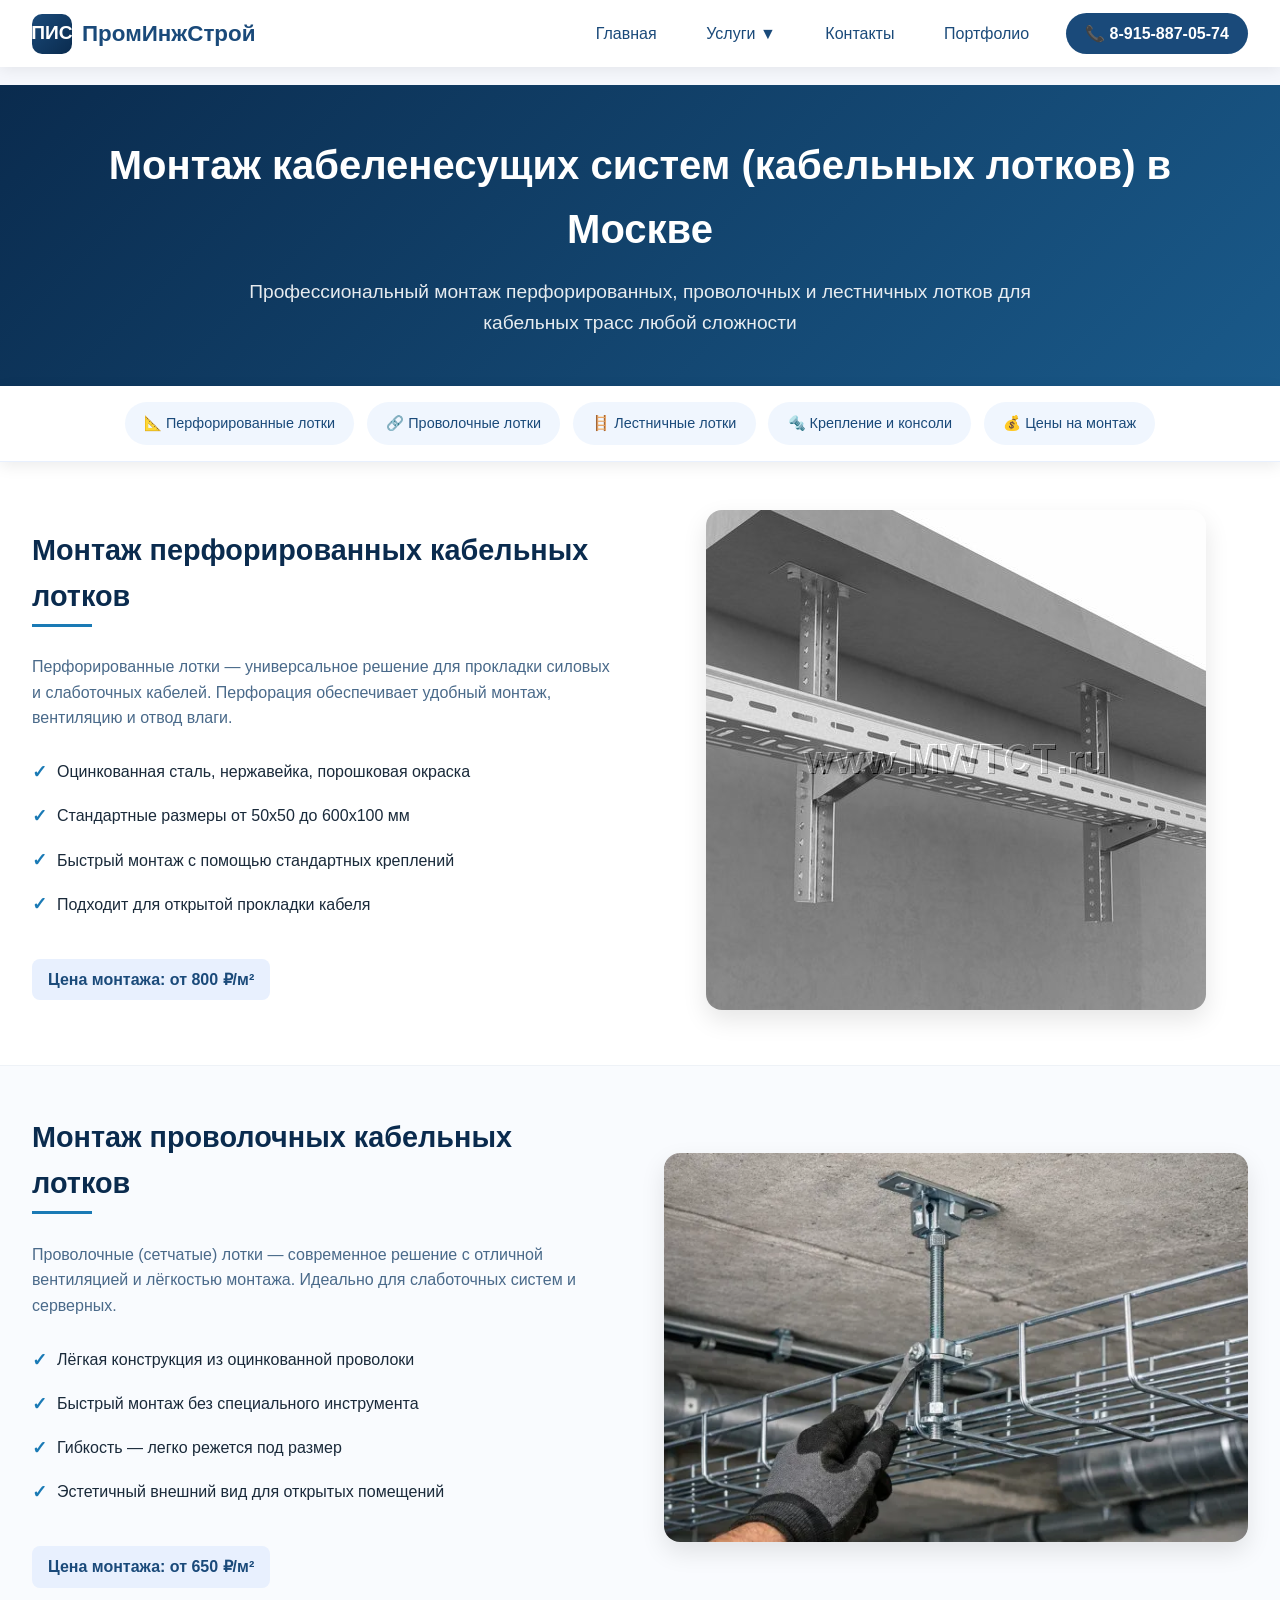
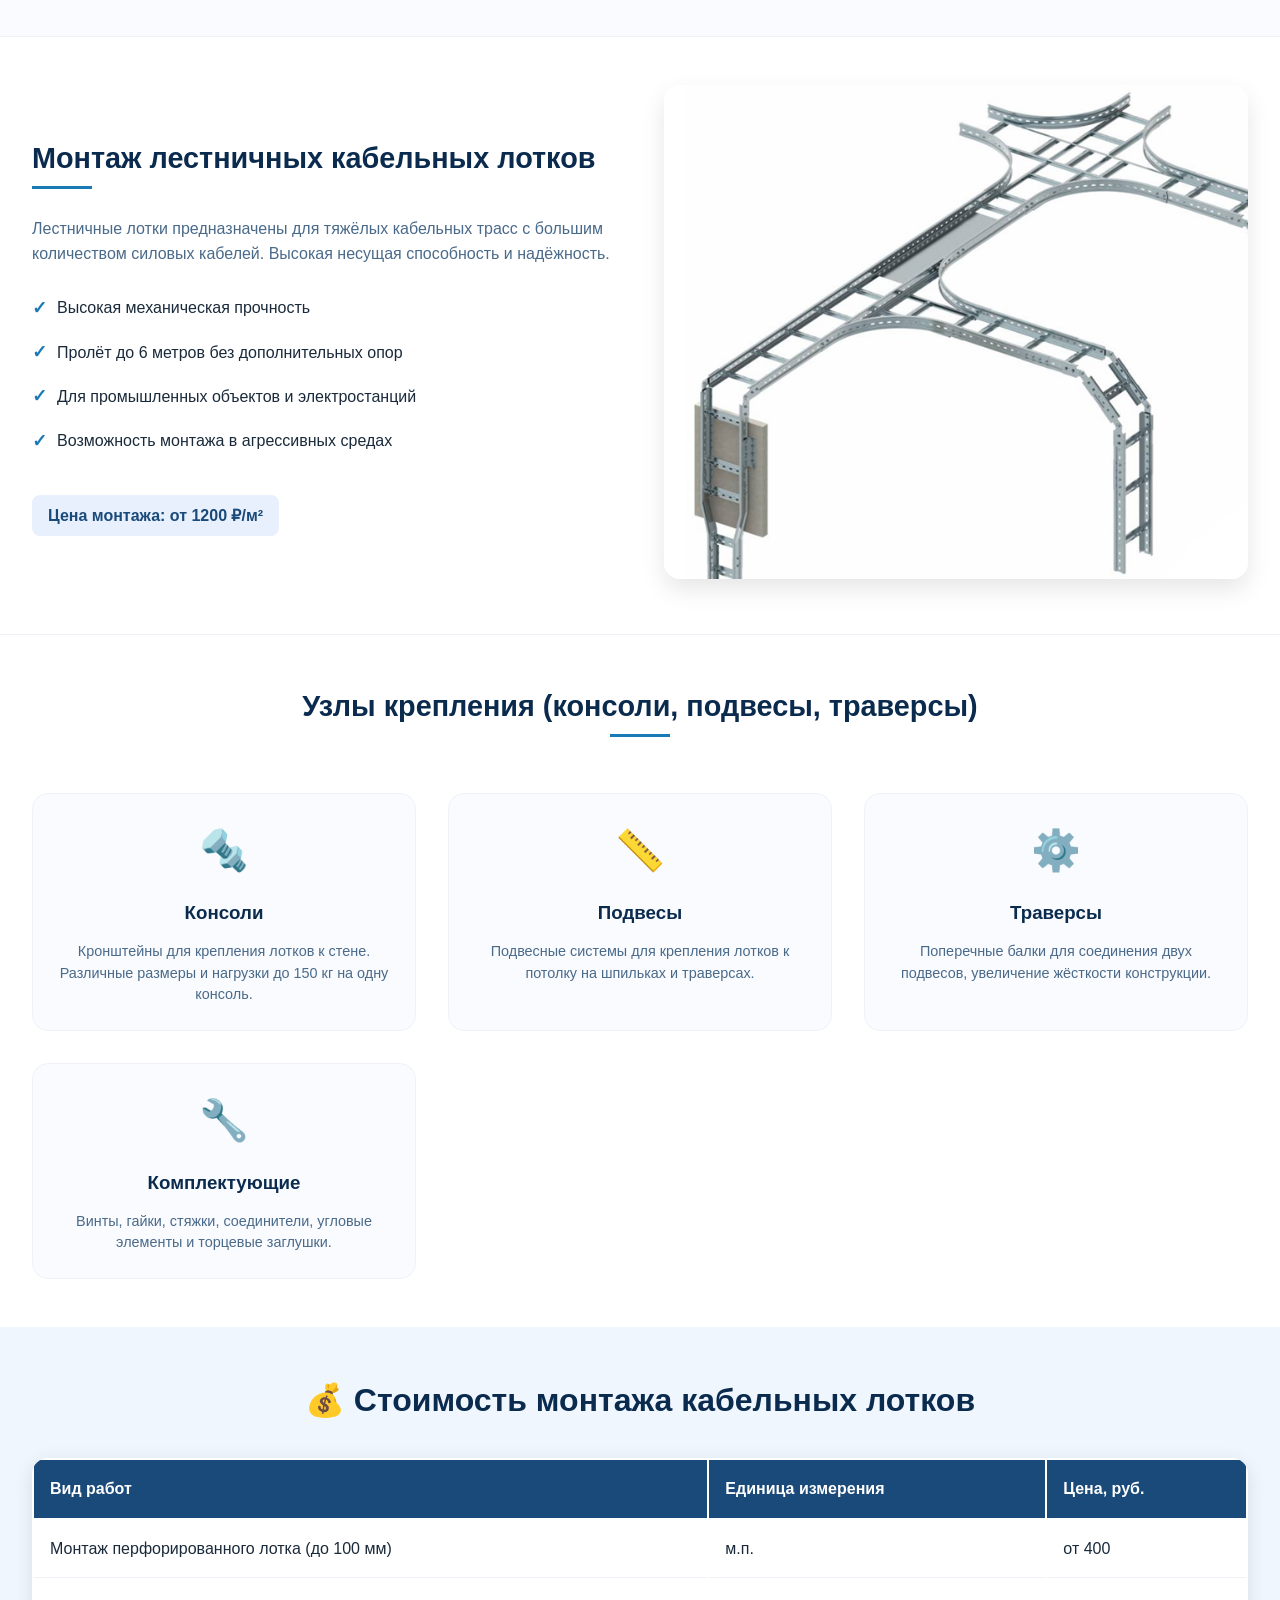
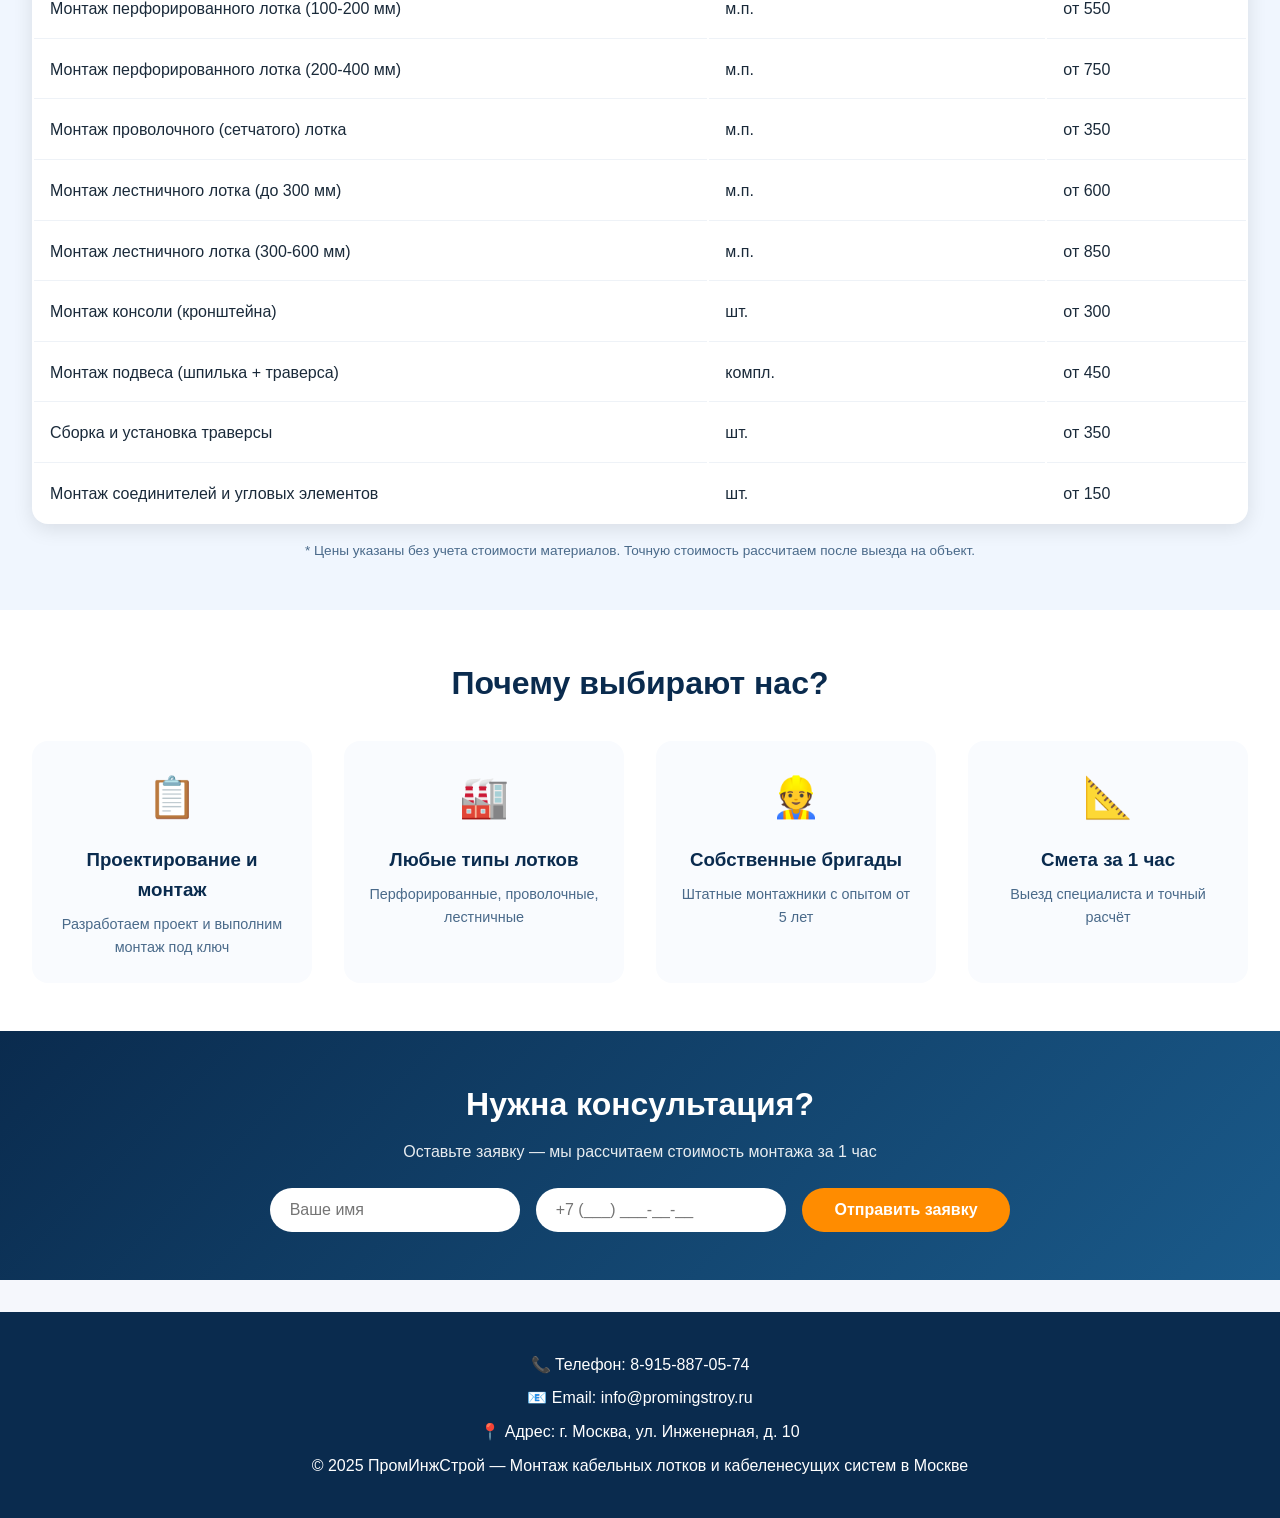
<file: pages/cable-systems.html>
<!DOCTYPE html>
<html lang="ru">
<head>
    <meta charset="UTF-8">
    <meta name="viewport" content="width=device-width, initial-scale=1.0">
    <title>Монтаж кабельных лотков в Москве | Перфорированные, проволочные, лестничные | ПромИнжСтрой</title>
    <link rel="stylesheet" href="../css/style.css">
    <style>
        /* Дополнительные стили для страницы кабеленесущих систем */
        
        /* Герой-блок */
        .cable-hero {
            background: linear-gradient(135deg, #0a2b4e 0%, #1a5a8a 100%);
            color: white;
            padding: 3rem 2rem;
            text-align: center;
        }

        .cable-hero h1 {
            font-size: 2.5rem;
            margin-bottom: 1rem;
            color: white;
        }

        .cable-hero p {
            font-size: 1.2rem;
            opacity: 0.9;
            max-width: 800px;
            margin: 0 auto;
        }

        /* Якорная навигация */
        .anchor-nav {
            background: white;
            padding: 1rem 2rem;
            position: sticky;
            top: 85px;
            z-index: 999;
            box-shadow: 0 4px 15px rgba(0,0,0,0.08);
            border-bottom: 1px solid #e8f0fe;
        }

        .anchor-nav-container {
            max-width: 1400px;
            margin: 0 auto;
            display: flex;
            justify-content: center;
            flex-wrap: wrap;
            gap: 0.8rem;
        }

        .anchor-link {
            background: #f0f6fe;
            color: #1a4a7a;
            padding: 0.6rem 1.2rem;
            border-radius: 40px;
            text-decoration: none;
            font-size: 0.9rem;
            font-weight: 500;
            transition: all 0.3s;
        }

        .anchor-link:hover {
            background: #1a7ab5;
            color: white;
            transform: translateY(-2px);
        }

        /* Секции типов лотков */
        .cable-section {
            padding: 3rem 2rem;
            background: white;
            border-bottom: 1px solid #eef2f7;
        }

        .cable-section:nth-child(even) {
            background: #f9fbfe;
        }

        .cable-container {
            max-width: 1400px;
            margin: 0 auto;
            display: flex;
            align-items: center;
            justify-content: space-between;
            gap: 3rem;
            flex-wrap: wrap;
        }

        .cable-text {
            flex: 1;
            min-width: 280px;
        }

        .cable-text h2 {
            color: #0a2b4e;
            font-size: 1.8rem;
            margin-bottom: 1rem;
            position: relative;
            display: inline-block;
        }

        .cable-text h2:after {
            content: '';
            position: absolute;
            bottom: -8px;
            left: 0;
            width: 60px;
            height: 3px;
            background: #1a7ab5;
        }

        .cable-text p {
            color: #4a6a8a;
            font-size: 1rem;
            line-height: 1.6;
            margin: 1.2rem 0;
        }

        .cable-features {
            list-style: none;
            padding: 0;
            margin: 1rem 0;
        }

        .cable-features li {
            padding: 0.5rem 0;
            color: #1a2a3a;
            display: flex;
            align-items: center;
            gap: 10px;
        }

        .cable-features li:before {
            content: "✓";
            color: #1a7ab5;
            font-weight: bold;
            font-size: 1.1rem;
        }

        .price-badge {
            display: inline-block;
            background: #e8f0fe;
            color: #1a4a7a;
            padding: 0.5rem 1rem;
            border-radius: 8px;
            font-weight: bold;
            margin-top: 1rem;
        }

        .cable-image {
            flex: 1;
            min-width: 280px;
            text-align: center;
        }

        .cable-image img {
            max-width: 100%;
            height: auto;
            border-radius: 16px;
            box-shadow: 0 10px 25px rgba(0,0,0,0.1);
            transition: transform 0.3s;
        }

        .cable-image img:hover {
            transform: scale(1.02);
        }

        /* Блок крепления (сетка 2 колонки) */
        .mounting-section {
            padding: 3rem 2rem;
            background: white;
        }

        .mounting-container {
            max-width: 1400px;
            margin: 0 auto;
        }

        .mounting-container h2 {
            color: #0a2b4e;
            font-size: 1.8rem;
            margin-bottom: 2rem;
            text-align: center;
            position: relative;
            display: inline-block;
            width: 100%;
        }

        .mounting-container h2:after {
            content: '';
            position: absolute;
            bottom: -8px;
            left: 50%;
            transform: translateX(-50%);
            width: 60px;
            height: 3px;
            background: #1a7ab5;
        }

        .mounting-grid {
            display: grid;
            grid-template-columns: repeat(auto-fit, minmax(300px, 1fr));
            gap: 2rem;
            margin-top: 2rem;
        }

        .mounting-card {
            background: #f9fbfe;
            border-radius: 16px;
            padding: 1.5rem;
            text-align: center;
            transition: all 0.3s;
            border: 1px solid #eef2f7;
        }

        .mounting-card:hover {
            transform: translateY(-5px);
            box-shadow: 0 10px 25px rgba(0,0,0,0.1);
        }

        .mounting-icon {
            font-size: 2.5rem;
            margin-bottom: 1rem;
        }

        .mounting-card h3 {
            color: #0a2b4e;
            margin-bottom: 0.8rem;
        }

        .mounting-card p {
            color: #4a6a8a;
            font-size: 0.9rem;
            line-height: 1.5;
        }

        /* Таблица цен */
        .price-table-section {
            background: #f0f6fe;
            padding: 3rem 2rem;
        }

        .price-table-container {
            max-width: 1400px;
            margin: 0 auto;
        }

        .price-table-container h2 {
            color: #0a2b4e;
            font-size: 2rem;
            text-align: center;
            margin-bottom: 2rem;
        }

        .price-table {
            width: 100%;
            background: white;
            border-radius: 16px;
            overflow: hidden;
            box-shadow: 0 5px 20px rgba(0,0,0,0.1);
        }

        .price-table th {
            background: #1a4a7a;
            color: white;
            padding: 1rem;
            text-align: left;
            font-weight: 600;
        }

        .price-table td {
            padding: 1rem;
            border-bottom: 1px solid #eef2f7;
            color: #1a2a3a;
        }

        .price-table tr:last-child td {
            border-bottom: none;
        }

        .price-table tr:hover {
            background: #f9fbfe;
        }

        .price-note {
            text-align: center;
            color: #4a6a8a;
            margin-top: 1rem;
            font-size: 0.85rem;
        }

        /* Преимущества */
        .advantages {
            padding: 3rem 2rem;
            background: white;
        }

        .advantages-container {
            max-width: 1400px;
            margin: 0 auto;
        }

        .advantages-container h2 {
            color: #0a2b4e;
            font-size: 2rem;
            text-align: center;
            margin-bottom: 2rem;
        }

        .advantages-grid {
            display: grid;
            grid-template-columns: repeat(auto-fit, minmax(250px, 1fr));
            gap: 2rem;
        }

        .advantage-card {
            text-align: center;
            padding: 1.5rem;
            background: #f9fbfe;
            border-radius: 16px;
            transition: all 0.3s;
        }

        .advantage-card:hover {
            transform: translateY(-5px);
            box-shadow: 0 10px 25px rgba(0,0,0,0.1);
        }

        .advantage-icon {
            font-size: 2.5rem;
            margin-bottom: 1rem;
        }

        .advantage-card h3 {
            color: #0a2b4e;
            margin-bottom: 0.5rem;
        }

        .advantage-card p {
            color: #4a6a8a;
            font-size: 0.9rem;
        }

        /* Форма заявки */
        .callback {
            background: linear-gradient(135deg, #0a2b4e 0%, #1a5a8a 100%);
            padding: 3rem 2rem;
            color: white;
        }

        .callback-container {
            max-width: 800px;
            margin: 0 auto;
            text-align: center;
        }

        .callback-container h2 {
            font-size: 2rem;
            margin-bottom: 0.5rem;
        }

        .callback-container p {
            margin-bottom: 1.5rem;
            opacity: 0.9;
        }

        .callback-form {
            display: flex;
            flex-wrap: wrap;
            gap: 1rem;
            justify-content: center;
        }

        .callback-form input {
            padding: 0.8rem 1.2rem;
            border: none;
            border-radius: 40px;
            font-size: 1rem;
            width: 250px;
            outline: none;
        }

        .callback-form button {
            background: #ff8c00;
            color: white;
            border: none;
            padding: 0.8rem 2rem;
            border-radius: 40px;
            font-size: 1rem;
            font-weight: bold;
            cursor: pointer;
            transition: background 0.3s;
        }

        .callback-form button:hover {
            background: #e07a00;
        }

        /* Адаптивность */
        @media (max-width: 768px) {
            .cable-hero h1 {
                font-size: 1.6rem;
            }
            
            .anchor-nav {
                top: 130px;
                overflow-x: auto;
                white-space: nowrap;
            }
            
            .anchor-link {
                white-space: nowrap;
            }
            
            .cable-container {
                flex-direction: column;
                text-align: center;
            }
            
            .cable-text h2:after {
                left: 50%;
                transform: translateX(-50%);
            }
            
            .cable-text h2 {
                display: block;
                text-align: center;
            }
            
            .cable-features li {
                justify-content: center;
            }
            
            .callback-form {
                flex-direction: column;
                align-items: center;
            }
            
            .callback-form input {
                width: 100%;
                max-width: 300px;
            }
            
            .price-table {
                font-size: 0.85rem;
            }
            
            .price-table th, .price-table td {
                padding: 0.5rem;
            }
        }
    </style>
</head>
<body>
    <!-- Фиксированная шапка -->
    <header class="header">
        <div class="nav-container">
            <a href="../index.html" class="logo">
                <div class="logo-icon">ПИС</div>
                <span>ПромИнжСтрой</span>
            </a>
            <div class="nav-links">
                <a href="../index.html" class="nav-btn">Главная</a>
                <div class="dropdown">
                    <button class="nav-btn">Услуги ▼</button>
                    <div class="dropdown-content">
                        <a href="ventilation.html">Монтаж систем вентиляции</a>
                        <a href="conditioning.html">Монтаж систем кондиционирования и холодоснабжения</a>
                        <a href="heating.html">Монтаж систем отопления и теплоснабжения</a>
                        <a href="water-supply.html">Монтаж водоснабжения, водоотведения и канализации</a>
                        <a href="fire-suppression.html">Монтаж систем пожаротушения</a>
                        <a href="pipelines.html">Монтаж и сварочные работы технологических трубопроводов</a>
                        <a href="cable-systems.html">Монтаж кабеленесущих систем</a>
                        <a href="installation-design.html">Монтажное проектирвоание</a>
                        <a href="production-section.html">Заготовительное производство</a>
                    </div>
                </div>
                <a href="../index.html#contacts" class="nav-btn">Контакты</a>
                <a href="../index.html#portfolio" class="nav-btn">Портфолио</a>
                <a href="tel:+79158870574" class="nav-btn phone-link">📞 8-915-887-05-74</a>
            </div>
        </div>
    </header>

    <main class="main-content">
        <!-- Герой-блок -->
        <div class="cable-hero">
            <h1>Монтаж кабеленесущих систем (кабельных лотков) в Москве</h1>
            <p>Профессиональный монтаж перфорированных, проволочных и лестничных лотков для кабельных трасс любой сложности</p>
        </div>

        <!-- Якорная навигация -->
        <div class="anchor-nav">
            <div class="anchor-nav-container">
                <a href="#perforirovannye" class="anchor-link">📐 Перфорированные лотки</a>
                <a href="#provolochnye" class="anchor-link">🔗 Проволочные лотки</a>
                <a href="#lestnichnye" class="anchor-link">🪜 Лестничные лотки</a>
                <a href="#kreplenie" class="anchor-link">🔩 Крепление и консоли</a>
                <a href="#ceny" class="anchor-link">💰 Цены на монтаж</a>
            </div>
        </div>

        <!-- Блок 1: Перфорированные лотки -->
        <div id="perforirovannye" class="cable-section">
            <div class="cable-container">
                <div class="cable-text">
                    <h2>Монтаж перфорированных кабельных лотков</h2>
                    <p>Перфорированные лотки — универсальное решение для прокладки силовых и слаботочных кабелей. Перфорация обеспечивает удобный монтаж, вентиляцию и отвод влаги.</p>
                    <ul class="cable-features">
                        <li>Оцинкованная сталь, нержавейка, порошковая окраска</li>
                        <li>Стандартные размеры от 50х50 до 600х100 мм</li>
                        <li>Быстрый монтаж с помощью стандартных креплений</li>
                        <li>Подходит для открытой прокладки кабеля</li>
                    </ul>
                    <div class="price-badge">Цена монтажа: от 800 ₽/м²</div>
                </div>
                <div class="cable-image">
                    <img src="../images/lotok_01.jpg" alt="Монтаж перфорированных кабельных лотков">
                </div>
            </div>
        </div>

        <!-- Блок 2: Проволочные лотки -->
        <div id="provolochnye" class="cable-section">
            <div class="cable-container">
                <div class="cable-text">
                    <h2>Монтаж проволочных кабельных лотков</h2>
                    <p>Проволочные (сетчатые) лотки — современное решение с отличной вентиляцией и лёгкостью монтажа. Идеально для слаботочных систем и серверных.</p>
                    <ul class="cable-features">
                        <li>Лёгкая конструкция из оцинкованной проволоки</li>
                        <li>Быстрый монтаж без специального инструмента</li>
                        <li>Гибкость — легко режется под размер</li>
                        <li>Эстетичный внешний вид для открытых помещений</li>
                    </ul>
                    <div class="price-badge">Цена монтажа: от 650 ₽/м²</div>
                </div>
                <div class="cable-image">
                    <img src="../images/lotok_02.webp" alt="Монтаж проволочных кабельных лотков">
                </div>
            </div>
        </div>

        <!-- Блок 3: Лестничные лотки -->
        <div id="lestnichnye" class="cable-section">
            <div class="cable-container">
                <div class="cable-text">
                    <h2>Монтаж лестничных кабельных лотков</h2>
                    <p>Лестничные лотки предназначены для тяжёлых кабельных трасс с большим количеством силовых кабелей. Высокая несущая способность и надёжность.</p>
                    <ul class="cable-features">
                        <li>Высокая механическая прочность</li>
                        <li>Пролёт до 6 метров без дополнительных опор</li>
                        <li>Для промышленных объектов и электростанций</li>
                        <li>Возможность монтажа в агрессивных средах</li>
                    </ul>
                    <div class="price-badge">Цена монтажа: от 1200 ₽/м²</div>
                </div>
                <div class="cable-image">
                    <img src="../images/lotok_03.jpg" alt="Монтаж лестничных кабельных лотков">
                </div>
            </div>
        </div>

        <!-- Блок 4: Крепление и консоли -->
        <div id="kreplenie" class="mounting-section">
            <div class="mounting-container">
                <h2>Узлы крепления (консоли, подвесы, траверсы)</h2>
                <div class="mounting-grid">
                    <div class="mounting-card">
                        <div class="mounting-icon">🔩</div>
                        <h3>Консоли</h3>
                        <p>Кронштейны для крепления лотков к стене. Различные размеры и нагрузки до 150 кг на одну консоль.</p>
                    </div>
                    <div class="mounting-card">
                        <div class="mounting-icon">📏</div>
                        <h3>Подвесы</h3>
                        <p>Подвесные системы для крепления лотков к потолку на шпильках и траверсах.</p>
                    </div>
                    <div class="mounting-card">
                        <div class="mounting-icon">⚙️</div>
                        <h3>Траверсы</h3>
                        <p>Поперечные балки для соединения двух подвесов, увеличение жёсткости конструкции.</p>
                    </div>
                    <div class="mounting-card">
                        <div class="mounting-icon">🔧</div>
                        <h3>Комплектующие</h3>
                        <p>Винты, гайки, стяжки, соединители, угловые элементы и торцевые заглушки.</p>
                    </div>
                </div>
            </div>
        </div>

        <!-- Блок 5: Таблица цен -->
        <div id="ceny" class="price-table-section">
            <div class="price-table-container">
                <h2>💰 Стоимость монтажа кабельных лотков</h2>
                <table class="price-table">
                    <thead>
                        <tr><th>Вид работ</th><th>Единица измерения</th><th>Цена, руб.</th></tr>
                    </thead>
                    <tbody>
                        <tr><td>Монтаж перфорированного лотка (до 100 мм)</td><td>м.п.</td><td>от 400</td></tr>
                        <tr><td>Монтаж перфорированного лотка (100-200 мм)</td><td>м.п.</td><td>от 550</td></tr>
                        <tr><td>Монтаж перфорированного лотка (200-400 мм)</td><td>м.п.</td><td>от 750</td></tr>
                        <tr><td>Монтаж проволочного (сетчатого) лотка</td><td>м.п.</td><td>от 350</td></tr>
                        <tr><td>Монтаж лестничного лотка (до 300 мм)</td><td>м.п.</td><td>от 600</td></tr>
                        <tr><td>Монтаж лестничного лотка (300-600 мм)</td><td>м.п.</td><td>от 850</td></tr>
                        <tr><td>Монтаж консоли (кронштейна)</td><td>шт.</td><td>от 300</td></tr>
                        <tr><td>Монтаж подвеса (шпилька + траверса)</td><td>компл.</td><td>от 450</td></tr>
                        <tr><td>Сборка и установка траверсы</td><td>шт.</td><td>от 350</td></tr>
                        <tr><td>Монтаж соединителей и угловых элементов</td><td>шт.</td><td>от 150</td></tr>
                    </tbody>
                </table>
                <div class="price-note">* Цены указаны без учета стоимости материалов. Точную стоимость рассчитаем после выезда на объект.</div>
            </div>
        </div>

        <!-- Преимущества -->
        <div class="advantages">
            <div class="advantages-container">
                <h2>Почему выбирают нас?</h2>
                <div class="advantages-grid">
                    <div class="advantage-card">
                        <div class="advantage-icon">📋</div>
                        <h3>Проектирование и монтаж</h3>
                        <p>Разработаем проект и выполним монтаж под ключ</p>
                    </div>
                    <div class="advantage-card">
                        <div class="advantage-icon">🏭</div>
                        <h3>Любые типы лотков</h3>
                        <p>Перфорированные, проволочные, лестничные</p>
                    </div>
                    <div class="advantage-card">
                        <div class="advantage-icon">👷</div>
                        <h3>Собственные бригады</h3>
                        <p>Штатные монтажники с опытом от 5 лет</p>
                    </div>
                    <div class="advantage-card">
                        <div class="advantage-icon">📐</div>
                        <h3>Смета за 1 час</h3>
                        <p>Выезд специалиста и точный расчёт</p>
                    </div>
                </div>
            </div>
        </div>

        <!-- Форма заявки -->
        <div class="callback">
            <div class="callback-container">
                <h2>Нужна консультация?</h2>
                <p>Оставьте заявку — мы рассчитаем стоимость монтажа за 1 час</p>
                <form class="callback-form">
                    <input type="text" placeholder="Ваше имя" required>
                    <input type="tel" placeholder="+7 (___) ___-__-__" required>
                    <button type="submit">Отправить заявку</button>
                </form>
            </div>
        </div>
    </main>

    <footer class="footer" id="contacts">
        <p>📞 Телефон: <a href="tel:+79158870574" style="color: white; text-decoration: none;">8-915-887-05-74</a></p>
        <p>📧 Email: info@promingstroy.ru</p>
        <p>📍 Адрес: г. Москва, ул. Инженерная, д. 10</p>
        <p>© 2025 ПромИнжСтрой — Монтаж кабельных лотков и кабеленесущих систем в Москве</p>
    </footer>

    <script src="../js/script.js"></script>
</body>
</html>
</file>
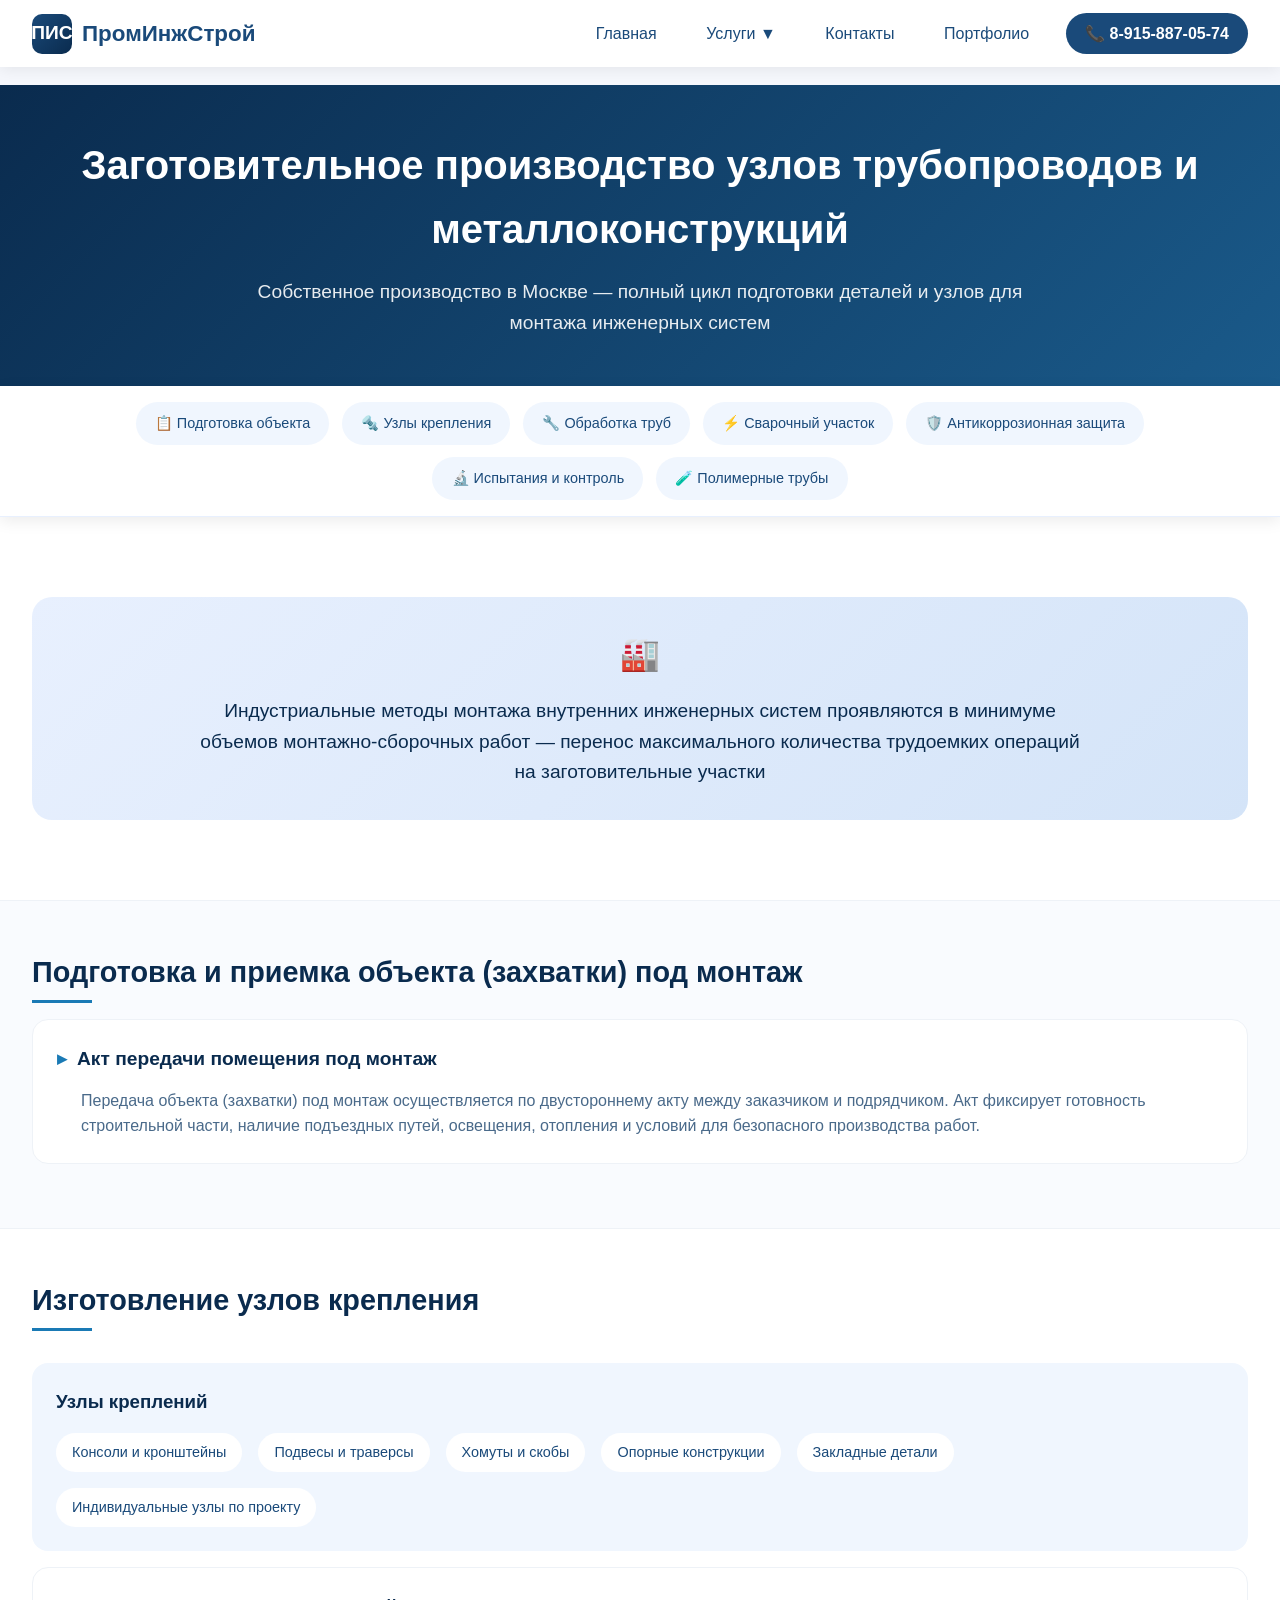
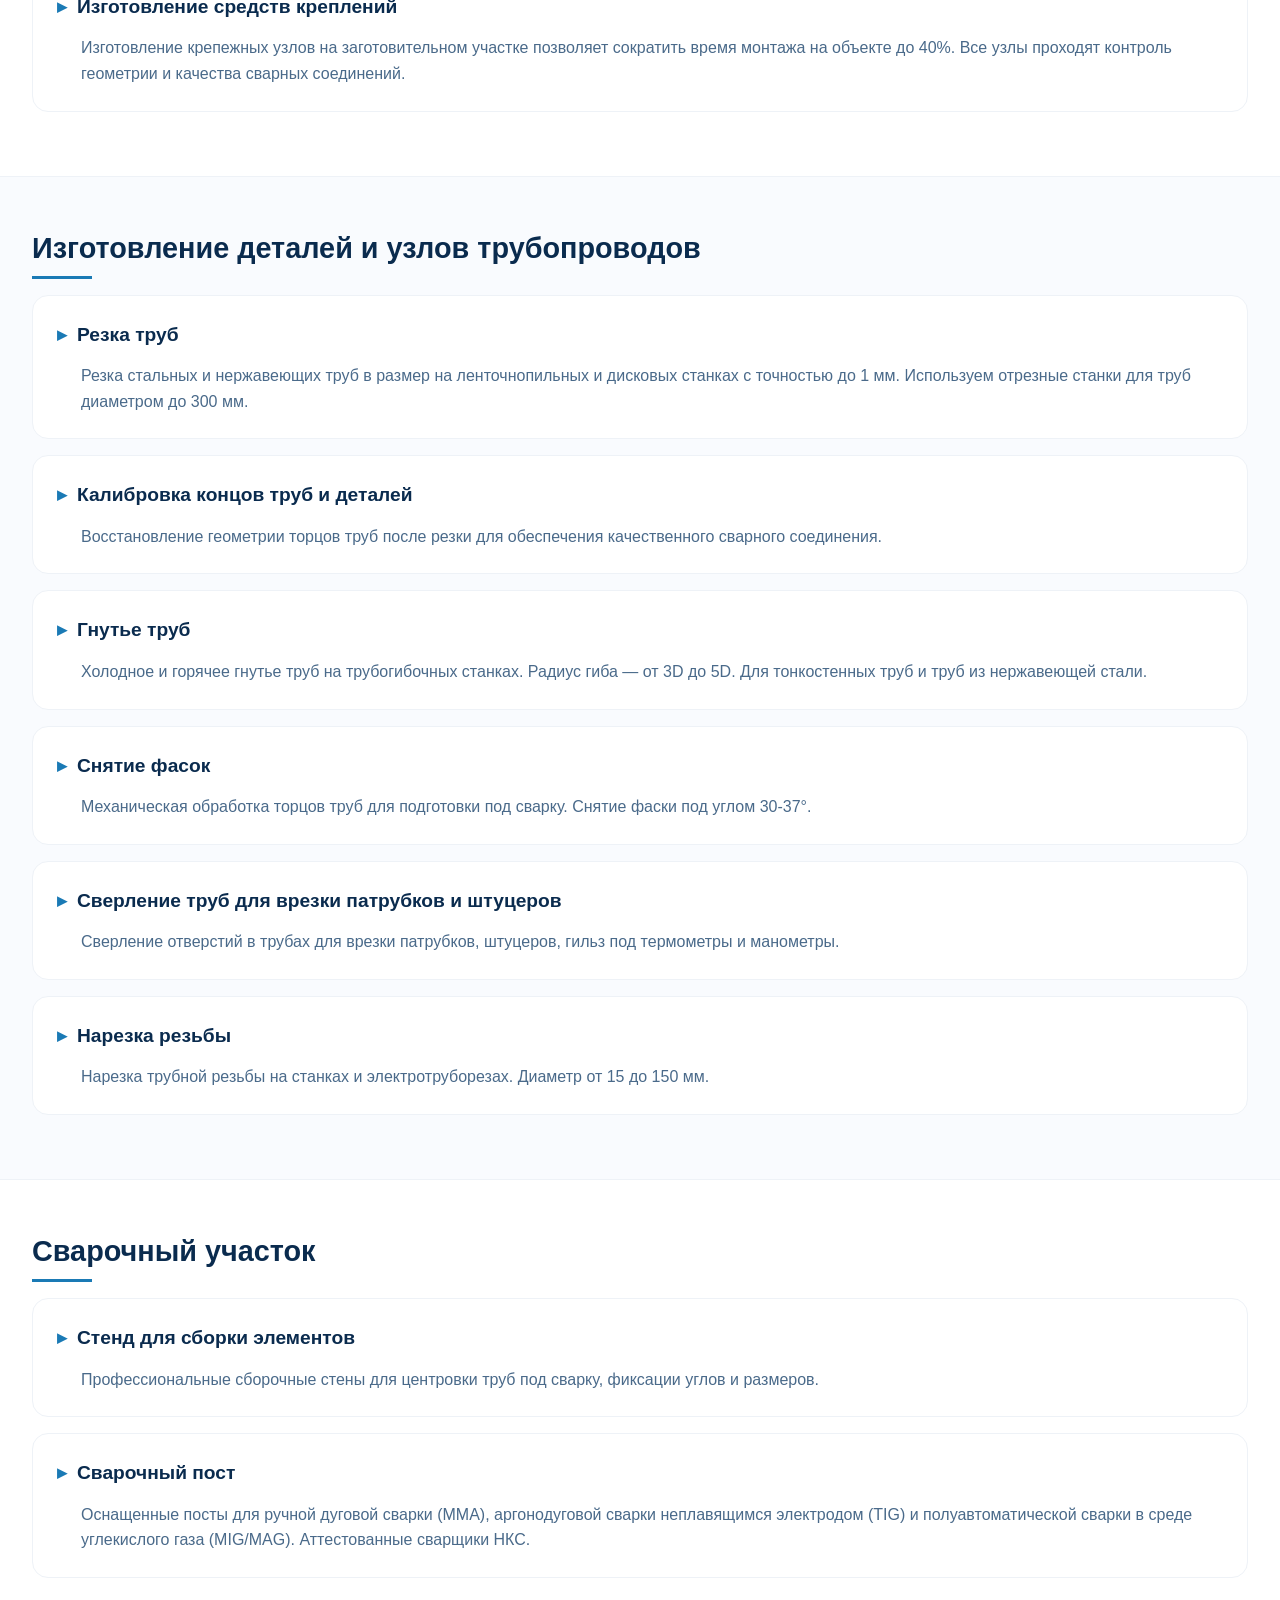
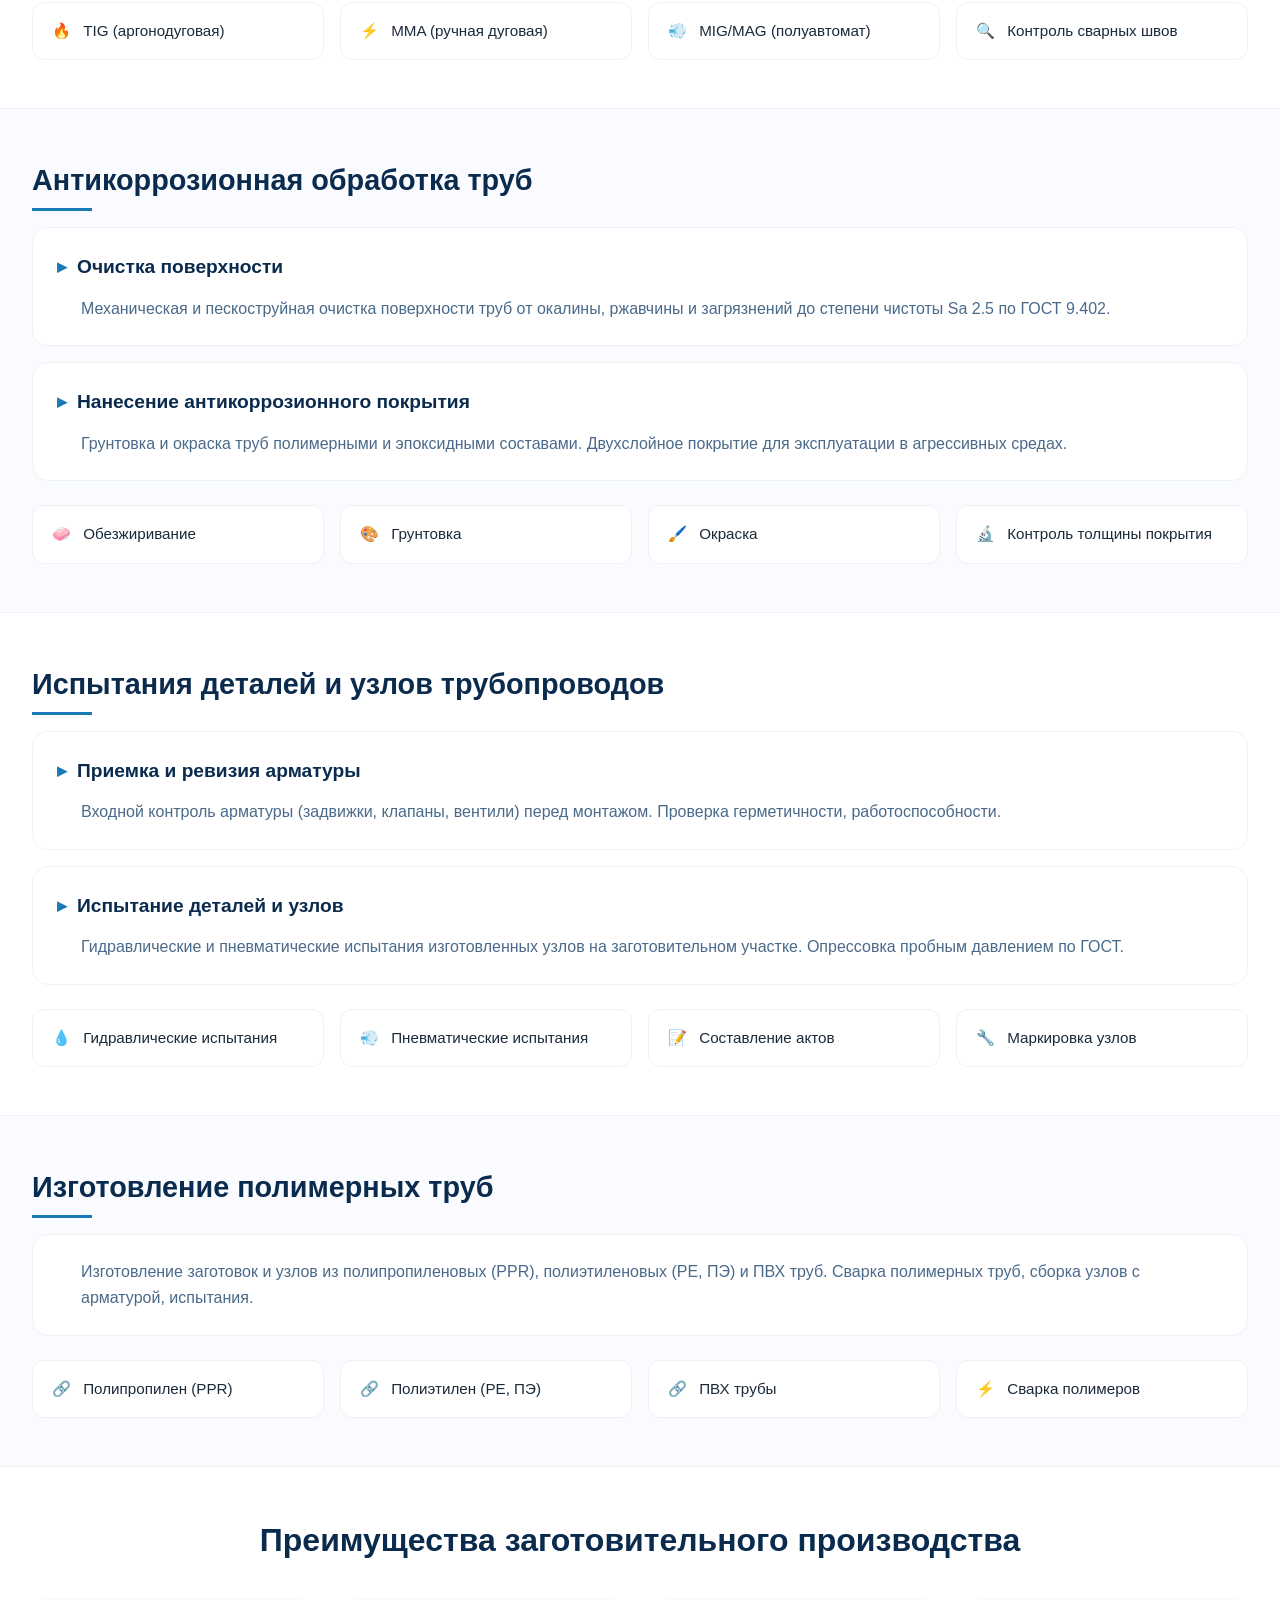
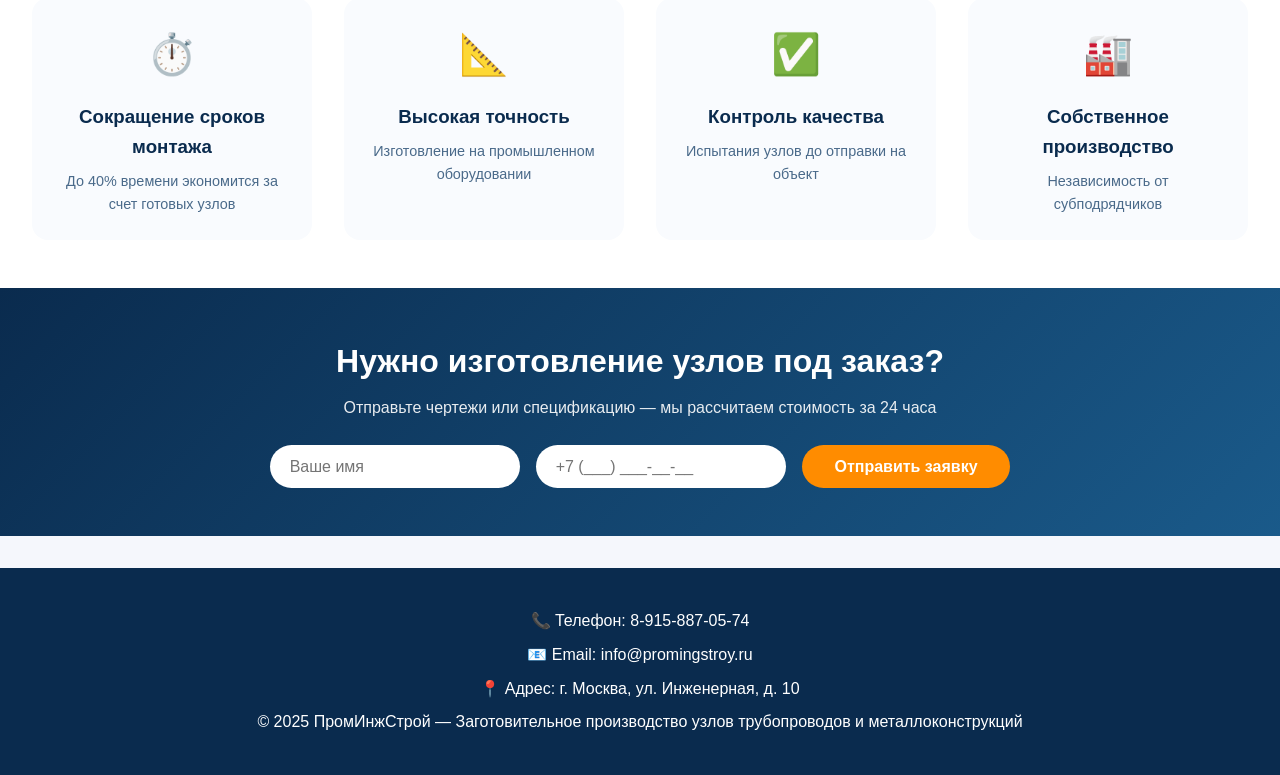
<file: pages/production-section.html>
<!DOCTYPE html>
<html lang="ru">
<head>
    <meta charset="UTF-8">
    <meta name="viewport" content="width=device-width, initial-scale=1.0">
    <title>Заготовительное производство трубопроводов в Москве | Изготовление узлов под заказ | ПромИнжСтрой</title>
    <link rel="stylesheet" href="../css/style.css">
    <style>
        /* Дополнительные стили для страницы заготовительного производства */
        
        /* Герой-блок */
        .production-hero {
            background: linear-gradient(135deg, #0a2b4e 0%, #1a5a8a 100%);
            color: white;
            padding: 3rem 2rem;
            text-align: center;
        }

        .production-hero h1 {
            font-size: 2.5rem;
            margin-bottom: 1rem;
            color: white;
        }

        .production-hero p {
            font-size: 1.2rem;
            opacity: 0.9;
            max-width: 800px;
            margin: 0 auto;
        }

        /* Якорная навигация */
        .anchor-nav {
            background: white;
            padding: 1rem 2rem;
            position: sticky;
            top: 85px;
            z-index: 999;
            box-shadow: 0 4px 15px rgba(0,0,0,0.08);
            border-bottom: 1px solid #e8f0fe;
        }

        .anchor-nav-container {
            max-width: 1400px;
            margin: 0 auto;
            display: flex;
            justify-content: center;
            flex-wrap: wrap;
            gap: 0.8rem;
        }

        .anchor-link {
            background: #f0f6fe;
            color: #1a4a7a;
            padding: 0.6rem 1.2rem;
            border-radius: 40px;
            text-decoration: none;
            font-size: 0.9rem;
            font-weight: 500;
            transition: all 0.3s;
        }

        .anchor-link:hover {
            background: #1a7ab5;
            color: white;
            transform: translateY(-2px);
        }

        /* Индустриальный блок (цитата) */
        .industrial-block {
            background: linear-gradient(135deg, #e8f0fe 0%, #d4e4f8 100%);
            padding: 2rem;
            margin: 2rem 0;
            border-radius: 20px;
            text-align: center;
        }

        .industrial-block p {
            font-size: 1.2rem;
            color: #0a2b4e;
            font-weight: 500;
            max-width: 900px;
            margin: 0 auto;
        }

        .industrial-icon {
            font-size: 2rem;
            margin-bottom: 1rem;
        }

        /* Секции операций */
        .operation-section {
            padding: 3rem 2rem;
            background: white;
            border-bottom: 1px solid #eef2f7;
        }

        .operation-section:nth-child(even) {
            background: #f9fbfe;
        }

        .operation-container {
            max-width: 1400px;
            margin: 0 auto;
        }

        .operation-container h2 {
            color: #0a2b4e;
            font-size: 1.8rem;
            margin-bottom: 1.5rem;
            position: relative;
            display: inline-block;
        }

        .operation-container h2:after {
            content: '';
            position: absolute;
            bottom: -8px;
            left: 0;
            width: 60px;
            height: 3px;
            background: #1a7ab5;
        }

        /* Сетка операций (для мелких операций) */
        .operations-grid {
            display: grid;
            grid-template-columns: repeat(auto-fill, minmax(250px, 1fr));
            gap: 1rem;
            margin-top: 1.5rem;
        }

        .operation-item {
            background: white;
            border: 1px solid #eef2f7;
            border-radius: 12px;
            padding: 1rem 1.2rem;
            display: flex;
            align-items: center;
            gap: 12px;
            transition: all 0.3s;
        }

        .operation-item:hover {
            transform: translateX(5px);
            border-color: #1a7ab5;
            box-shadow: 0 4px 12px rgba(26,122,181,0.1);
        }

        .operation-icon {
            font-size: 1.5rem;
        }

        .operation-item span {
            color: #1a2a3a;
            font-size: 0.95rem;
        }

        /* Этапы подготовки */
        .stage-card {
            background: white;
            border-radius: 16px;
            padding: 1.5rem;
            margin-bottom: 1rem;
            border: 1px solid #eef2f7;
        }

        .stage-title {
            color: #0a2b4e;
            font-size: 1.2rem;
            font-weight: bold;
            margin-bottom: 0.8rem;
            display: flex;
            align-items: center;
            gap: 10px;
        }

        .stage-title:before {
            content: "▸";
            color: #1a7ab5;
        }

        .stage-text {
            color: #4a6a8a;
            line-height: 1.6;
            margin-left: 1.5rem;
        }

        /* Карточка для узлов крепления */
        .mounting-knots {
            background: #f0f6fe;
            border-radius: 16px;
            padding: 1.5rem;
            margin-top: 1rem;
        }

        .mounting-knots h3 {
            color: #0a2b4e;
            margin-bottom: 1rem;
        }

        .knot-list {
            display: flex;
            flex-wrap: wrap;
            gap: 1rem;
            list-style: none;
        }

        .knot-list li {
            background: white;
            padding: 0.5rem 1rem;
            border-radius: 30px;
            color: #1a4a7a;
            font-size: 0.9rem;
        }

        /* Таблица технологий */
        .tech-table {
            width: 100%;
            background: white;
            border-radius: 16px;
            overflow: hidden;
            box-shadow: 0 5px 20px rgba(0,0,0,0.05);
            margin-top: 1.5rem;
        }

        .tech-table th {
            background: #1a4a7a;
            color: white;
            padding: 1rem;
            text-align: left;
        }

        .tech-table td {
            padding: 0.8rem 1rem;
            border-bottom: 1px solid #eef2f7;
        }

        /* Преимущества */
        .advantages {
            padding: 3rem 2rem;
            background: white;
        }

        .advantages-container {
            max-width: 1400px;
            margin: 0 auto;
        }

        .advantages-container h2 {
            color: #0a2b4e;
            font-size: 2rem;
            text-align: center;
            margin-bottom: 2rem;
        }

        .advantages-grid {
            display: grid;
            grid-template-columns: repeat(auto-fit, minmax(250px, 1fr));
            gap: 2rem;
        }

        .advantage-card {
            text-align: center;
            padding: 1.5rem;
            background: #f9fbfe;
            border-radius: 16px;
            transition: all 0.3s;
        }

        .advantage-card:hover {
            transform: translateY(-5px);
            box-shadow: 0 10px 25px rgba(0,0,0,0.1);
        }

        .advantage-icon {
            font-size: 2.5rem;
            margin-bottom: 1rem;
        }

        .advantage-card h3 {
            color: #0a2b4e;
            margin-bottom: 0.5rem;
        }

        .advantage-card p {
            color: #4a6a8a;
            font-size: 0.9rem;
        }

        /* Форма заявки */
        .callback {
            background: linear-gradient(135deg, #0a2b4e 0%, #1a5a8a 100%);
            padding: 3rem 2rem;
            color: white;
        }

        .callback-container {
            max-width: 800px;
            margin: 0 auto;
            text-align: center;
        }

        .callback-container h2 {
            font-size: 2rem;
            margin-bottom: 0.5rem;
        }

        .callback-container p {
            margin-bottom: 1.5rem;
            opacity: 0.9;
        }

        .callback-form {
            display: flex;
            flex-wrap: wrap;
            gap: 1rem;
            justify-content: center;
        }

        .callback-form input {
            padding: 0.8rem 1.2rem;
            border: none;
            border-radius: 40px;
            font-size: 1rem;
            width: 250px;
            outline: none;
        }

        .callback-form button {
            background: #ff8c00;
            color: white;
            border: none;
            padding: 0.8rem 2rem;
            border-radius: 40px;
            font-size: 1rem;
            font-weight: bold;
            cursor: pointer;
            transition: background 0.3s;
        }

        .callback-form button:hover {
            background: #e07a00;
        }

        /* Адаптивность */
        @media (max-width: 768px) {
            .production-hero h1 {
                font-size: 1.6rem;
            }
            
            .anchor-nav {
                top: 130px;
                overflow-x: auto;
                white-space: nowrap;
            }
            
            .anchor-link {
                white-space: nowrap;
            }
            
            .operation-container h2 {
                font-size: 1.4rem;
                display: block;
                text-align: center;
            }
            
            .operation-container h2:after {
                left: 50%;
                transform: translateX(-50%);
            }
            
            .industrial-block p {
                font-size: 1rem;
            }
            
            .callback-form {
                flex-direction: column;
                align-items: center;
            }
            
            .callback-form input {
                width: 100%;
                max-width: 300px;
            }
        }
    </style>
</head>
<body>
    <!-- Фиксированная шапка -->
    <header class="header">
        <div class="nav-container">
            <a href="../index.html" class="logo">
                <div class="logo-icon">ПИС</div>
                <span>ПромИнжСтрой</span>
            </a>
            <div class="nav-links">
                <a href="../index.html" class="nav-btn">Главная</a>
                <div class="dropdown">
                    <button class="nav-btn">Услуги ▼</button>
                    <div class="dropdown-content">
                         <a href="ventilation.html">Монтаж систем вентиляции</a>
                        <a href="conditioning.html">Монтаж систем кондиционирования и холодоснабжения</a>
                        <a href="heating.html">Монтаж систем отопления и теплоснабжения</a>
                        <a href="water-supply.html">Монтаж водоснабжения, водоотведения и канализации</a>
                        <a href="fire-suppression.html">Монтаж систем пожаротушения</a>
                        <a href="pipelines.html">Монтаж и сварочные работы технологических трубопроводов</a>
                        <a href="cable-systems.html">Монтаж кабеленесущих систем</a>
                        <a href="installation-design.html">Монтажное проектирвоание</a>
                        <a href="production-section.html">Заготовительное производство</a>
                    </div>
                </div>
                <a href="../index.html#contacts" class="nav-btn">Контакты</a>
                <a href="../index.html#portfolio" class="nav-btn">Портфолио</a>
                <a href="tel:+79158870574" class="nav-btn phone-link">📞 8-915-887-05-74</a>
            </div>
        </div>
    </header>

    <main class="main-content">
        <!-- Герой-блок -->
        <div class="production-hero">
            <h1>Заготовительное производство узлов трубопроводов и металлоконструкций</h1>
            <p>Собственное производство в Москве — полный цикл подготовки деталей и узлов для монтажа инженерных систем</p>
        </div>

        <!-- Якорная навигация -->
        <div class="anchor-nav">
            <div class="anchor-nav-container">
                <a href="#podgotovka-obekta" class="anchor-link">📋 Подготовка объекта</a>
                <a href="#uzly-krepleniya" class="anchor-link">🔩 Узлы крепления</a>
                <a href="#obrabotka-trub" class="anchor-link">🔧 Обработка труб</a>
                <a href="#svarka" class="anchor-link">⚡ Сварочный участок</a>
                <a href="#antikorrozionnaya" class="anchor-link">🛡️ Антикоррозионная защита</a>
                <a href="#ispytaniya" class="anchor-link">🔬 Испытания и контроль</a>
                <a href="#polimernye" class="anchor-link">🧪 Полимерные трубы</a>
            </div>
        </div>

        <!-- Блок: Индустриальные методы монтажа (ключевая цитата) -->
        <div class="operation-section">
            <div class="operation-container">
                <div class="industrial-block">
                    <div class="industrial-icon">🏭</div>
                    <p>Индустриальные методы монтажа внутренних инженерных систем проявляются в минимуме объемов монтажно-сборочных работ — перенос максимального количества трудоемких операций на заготовительные участки</p>
                </div>
            </div>
        </div>

        <!-- Блок 1: Подготовка и приемка объекта -->
        <div id="podgotovka-obekta" class="operation-section">
            <div class="operation-container">
                <h2>Подготовка и приемка объекта (захватки) под монтаж</h2>
                <div class="stage-card">
                    <div class="stage-title">Акт передачи помещения под монтаж</div>
                    <div class="stage-text">
                        Передача объекта (захватки) под монтаж осуществляется по двустороннему акту между заказчиком и подрядчиком. 
                        Акт фиксирует готовность строительной части, наличие подъездных путей, освещения, отопления и условий для безопасного производства работ.
                    </div>
                </div>
            </div>
        </div>

        <!-- Блок 2: Узлы крепления -->
        <div id="uzly-krepleniya" class="operation-section">
            <div class="operation-container">
                <h2>Изготовление узлов крепления</h2>
                <div class="mounting-knots">
                    <h3>Узлы креплений</h3>
                    <ul class="knot-list">
                        <li>Консоли и кронштейны</li>
                        <li>Подвесы и траверсы</li>
                        <li>Хомуты и скобы</li>
                        <li>Опорные конструкции</li>
                        <li>Закладные детали</li>
                        <li>Индивидуальные узлы по проекту</li>
                    </ul>
                </div>
                <div class="stage-card" style="margin-top: 1rem;">
                    <div class="stage-title">Изготовление средств креплений</div>
                    <div class="stage-text">
                        Изготовление крепежных узлов на заготовительном участке позволяет сократить время монтажа на объекте до 40%. 
                        Все узлы проходят контроль геометрии и качества сварных соединений.
                    </div>
                </div>
            </div>
        </div>

        <!-- Блок 3: Изготовление деталей и узлов трубопроводов (основной) -->
        <div id="obrabotka-trub" class="operation-section">
            <div class="operation-container">
                <h2>Изготовление деталей и узлов трубопроводов</h2>
                
                <div class="stage-card">
                    <div class="stage-title">Резка труб</div>
                    <div class="stage-text">
                        Резка стальных и нержавеющих труб в размер на ленточнопильных и дисковых станках с точностью до 1 мм. 
                        Используем отрезные станки для труб диаметром до 300 мм.
                    </div>
                </div>

                <div class="stage-card">
                    <div class="stage-title">Калибровка концов труб и деталей</div>
                    <div class="stage-text">
                        Восстановление геометрии торцов труб после резки для обеспечения качественного сварного соединения.
                    </div>
                </div>

                <div class="stage-card">
                    <div class="stage-title">Гнутье труб</div>
                    <div class="stage-text">
                        Холодное и горячее гнутье труб на трубогибочных станках. Радиус гиба — от 3D до 5D. 
                        Для тонкостенных труб и труб из нержавеющей стали.
                    </div>
                </div>

                <div class="stage-card">
                    <div class="stage-title">Снятие фасок</div>
                    <div class="stage-text">
                        Механическая обработка торцов труб для подготовки под сварку. Снятие фаски под углом 30-37°.
                    </div>
                </div>

                <div class="stage-card">
                    <div class="stage-title">Сверление труб для врезки патрубков и штуцеров</div>
                    <div class="stage-text">
                        Сверление отверстий в трубах для врезки патрубков, штуцеров, гильз под термометры и манометры.
                    </div>
                </div>

                <div class="stage-card">
                    <div class="stage-title">Нарезка резьбы</div>
                    <div class="stage-text">
                        Нарезка трубной резьбы на станках и электротруборезах. Диаметр от 15 до 150 мм.
                    </div>
                </div>
            </div>
        </div>

        <!-- Блок 4: Сварочный участок -->
        <div id="svarka" class="operation-section">
            <div class="operation-container">
                <h2>Сварочный участок</h2>
                
                <div class="stage-card">
                    <div class="stage-title">Стенд для сборки элементов</div>
                    <div class="stage-text">
                        Профессиональные сборочные стены для центровки труб под сварку, фиксации углов и размеров.
                    </div>
                </div>

                <div class="stage-card">
                    <div class="stage-title">Сварочный пост</div>
                    <div class="stage-text">
                        Оснащенные посты для ручной дуговой сварки (MMA), аргонодуговой сварки неплавящимся электродом (TIG) 
                        и полуавтоматической сварки в среде углекислого газа (MIG/MAG). Аттестованные сварщики НКС.
                    </div>
                </div>

                <div class="operations-grid">
                    <div class="operation-item"><span class="operation-icon">🔥</span><span>TIG (аргонодуговая)</span></div>
                    <div class="operation-item"><span class="operation-icon">⚡</span><span>MMA (ручная дуговая)</span></div>
                    <div class="operation-item"><span class="operation-icon">💨</span><span>MIG/MAG (полуавтомат)</span></div>
                    <div class="operation-item"><span class="operation-icon">🔍</span><span>Контроль сварных швов</span></div>
                </div>
            </div>
        </div>

        <!-- Блок 5: Антикоррозионная обработка -->
        <div id="antikorrozionnaya" class="operation-section">
            <div class="operation-container">
                <h2>Антикоррозионная обработка труб</h2>
                
                <div class="stage-card">
                    <div class="stage-title">Очистка поверхности</div>
                    <div class="stage-text">
                        Механическая и пескоструйная очистка поверхности труб от окалины, ржавчины и загрязнений 
                        до степени чистоты Sa 2.5 по ГОСТ 9.402.
                    </div>
                </div>

                <div class="stage-card">
                    <div class="stage-title">Нанесение антикоррозионного покрытия</div>
                    <div class="stage-text">
                        Грунтовка и окраска труб полимерными и эпоксидными составами. Двухслойное покрытие для эксплуатации в агрессивных средах.
                    </div>
                </div>

                <div class="operations-grid">
                    <div class="operation-item"><span class="operation-icon">🧼</span><span>Обезжиривание</span></div>
                    <div class="operation-item"><span class="operation-icon">🎨</span><span>Грунтовка</span></div>
                    <div class="operation-item"><span class="operation-icon">🖌️</span><span>Окраска</span></div>
                    <div class="operation-item"><span class="operation-icon">🔬</span><span>Контроль толщины покрытия</span></div>
                </div>
            </div>
        </div>

        <!-- Блок 6: Испытания и контроль -->
        <div id="ispytaniya" class="operation-section">
            <div class="operation-container">
                <h2>Испытания деталей и узлов трубопроводов</h2>
                
                <div class="stage-card">
                    <div class="stage-title">Приемка и ревизия арматуры</div>
                    <div class="stage-text">
                        Входной контроль арматуры (задвижки, клапаны, вентили) перед монтажом. Проверка герметичности, работоспособности.
                    </div>
                </div>

                <div class="stage-card">
                    <div class="stage-title">Испытание деталей и узлов</div>
                    <div class="stage-text">
                        Гидравлические и пневматические испытания изготовленных узлов на заготовительном участке. 
                        Опрессовка пробным давлением по ГОСТ.
                    </div>
                </div>

                <div class="operations-grid">
                    <div class="operation-item"><span class="operation-icon">💧</span><span>Гидравлические испытания</span></div>
                    <div class="operation-item"><span class="operation-icon">💨</span><span>Пневматические испытания</span></div>
                    <div class="operation-item"><span class="operation-icon">📝</span><span>Составление актов</span></div>
                    <div class="operation-item"><span class="operation-icon">🔧</span><span>Маркировка узлов</span></div>
                </div>
            </div>
        </div>

        <!-- Блок 7: Изготовление полимерных труб -->
        <div id="polimernye" class="operation-section">
            <div class="operation-container">
                <h2>Изготовление полимерных труб</h2>
                
                <div class="stage-card">
                    <div class="stage-text">
                        Изготовление заготовок и узлов из полипропиленовых (PPR), полиэтиленовых (PE, ПЭ) и ПВХ труб. 
                        Сварка полимерных труб, сборка узлов с арматурой, испытания.
                    </div>
                </div>

                <div class="operations-grid">
                    <div class="operation-item"><span class="operation-icon">🔗</span><span>Полипропилен (PPR)</span></div>
                    <div class="operation-item"><span class="operation-icon">🔗</span><span>Полиэтилен (PE, ПЭ)</span></div>
                    <div class="operation-item"><span class="operation-icon">🔗</span><span>ПВХ трубы</span></div>
                    <div class="operation-item"><span class="operation-icon">⚡</span><span>Сварка полимеров</span></div>
                </div>
            </div>
        </div>

        <!-- Преимущества заготовительного производства -->
        <div class="advantages">
            <div class="advantages-container">
                <h2>Преимущества заготовительного производства</h2>
                <div class="advantages-grid">
                    <div class="advantage-card">
                        <div class="advantage-icon">⏱️</div>
                        <h3>Сокращение сроков монтажа</h3>
                        <p>До 40% времени экономится за счет готовых узлов</p>
                    </div>
                    <div class="advantage-card">
                        <div class="advantage-icon">📐</div>
                        <h3>Высокая точность</h3>
                        <p>Изготовление на промышленном оборудовании</p>
                    </div>
                    <div class="advantage-card">
                        <div class="advantage-icon">✅</div>
                        <h3>Контроль качества</h3>
                        <p>Испытания узлов до отправки на объект</p>
                    </div>
                    <div class="advantage-card">
                        <div class="advantage-icon">🏭</div>
                        <h3>Собственное производство</h3>
                        <p>Независимость от субподрядчиков</p>
                    </div>
                </div>
            </div>
        </div>

        <!-- Форма заявки -->
        <div class="callback">
            <div class="callback-container">
                <h2>Нужно изготовление узлов под заказ?</h2>
                <p>Отправьте чертежи или спецификацию — мы рассчитаем стоимость за 24 часа</p>
                <form class="callback-form">
                    <input type="text" placeholder="Ваше имя" required>
                    <input type="tel" placeholder="+7 (___) ___-__-__" required>
                    <button type="submit">Отправить заявку</button>
                </form>
            </div>
        </div>
    </main>

    <footer class="footer" id="contacts">
        <p>📞 Телефон: <a href="tel:+79158870574" style="color: white; text-decoration: none;">8-915-887-05-74</a></p>
        <p>📧 Email: info@promingstroy.ru</p>
        <p>📍 Адрес: г. Москва, ул. Инженерная, д. 10</p>
        <p>© 2025 ПромИнжСтрой — Заготовительное производство узлов трубопроводов и металлоконструкций</p>
    </footer>

    <script src="../js/script.js"></script>
</body>
</html>
</file>
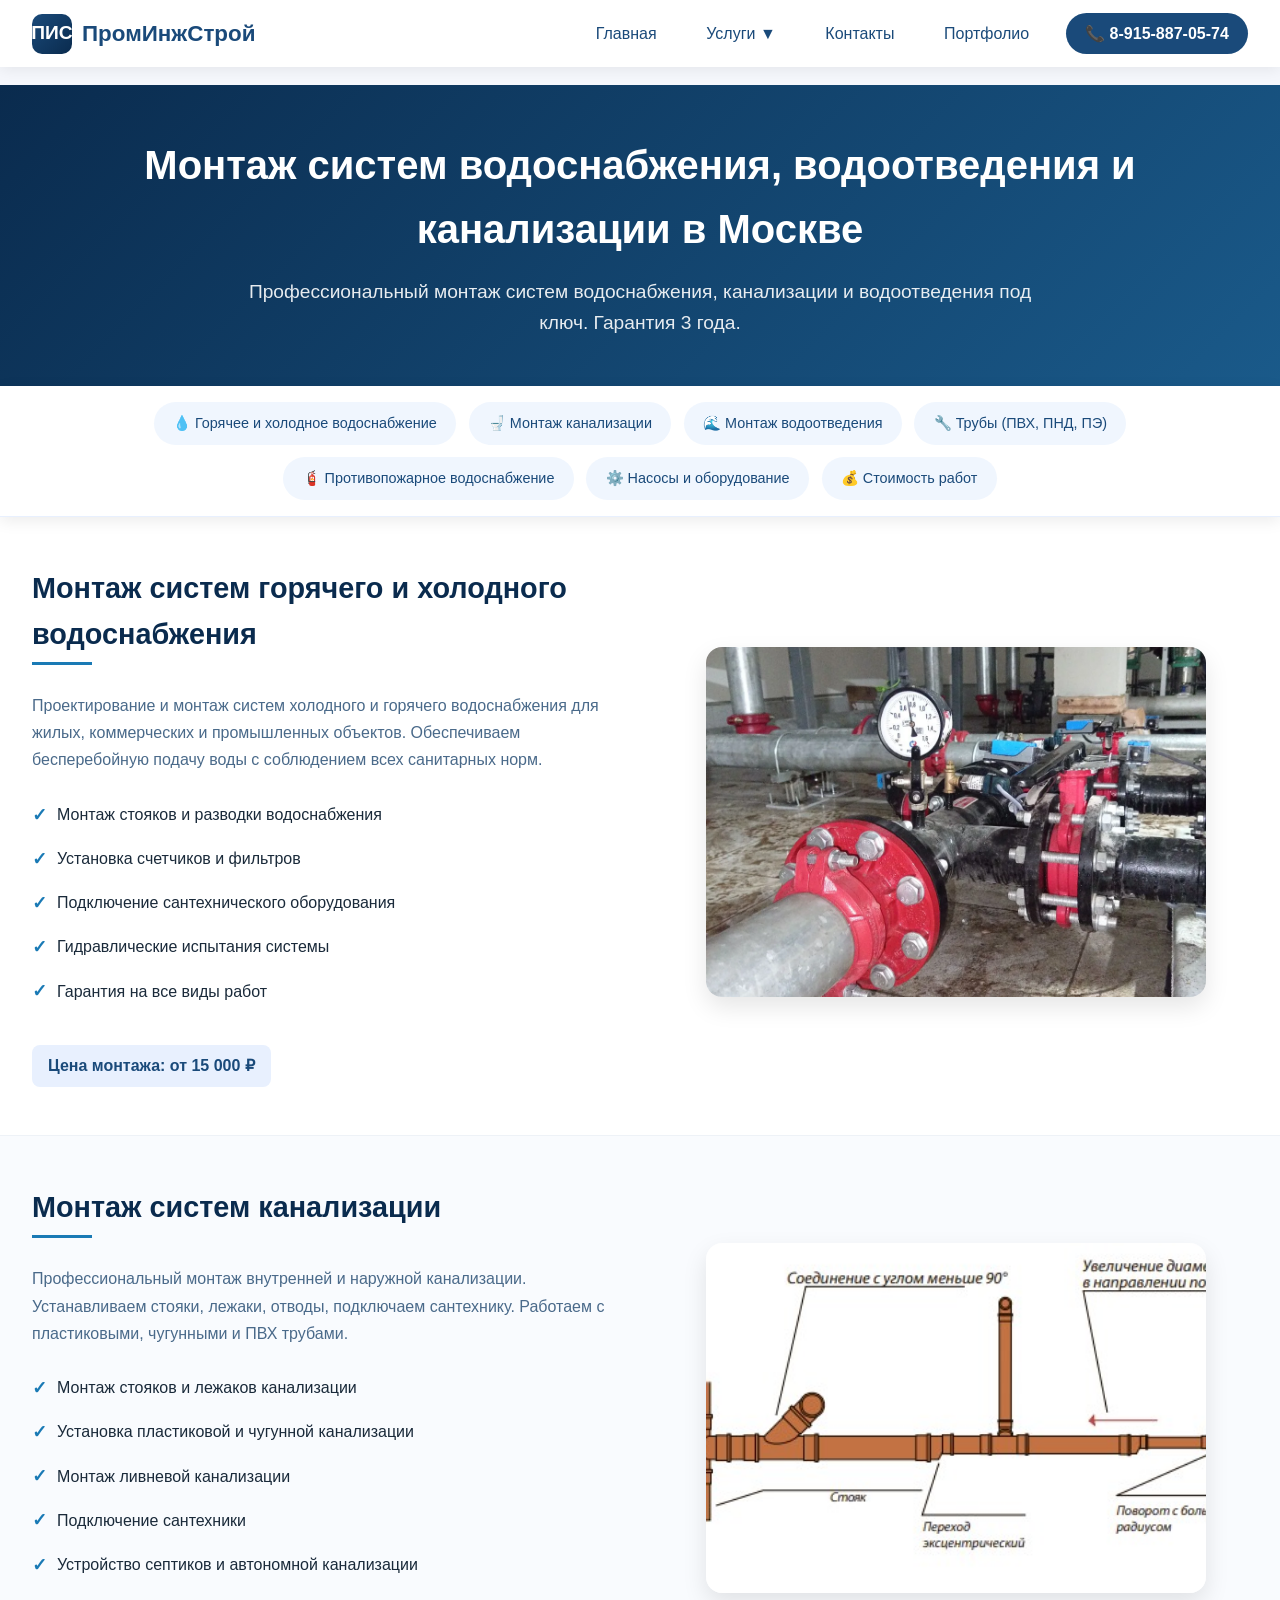
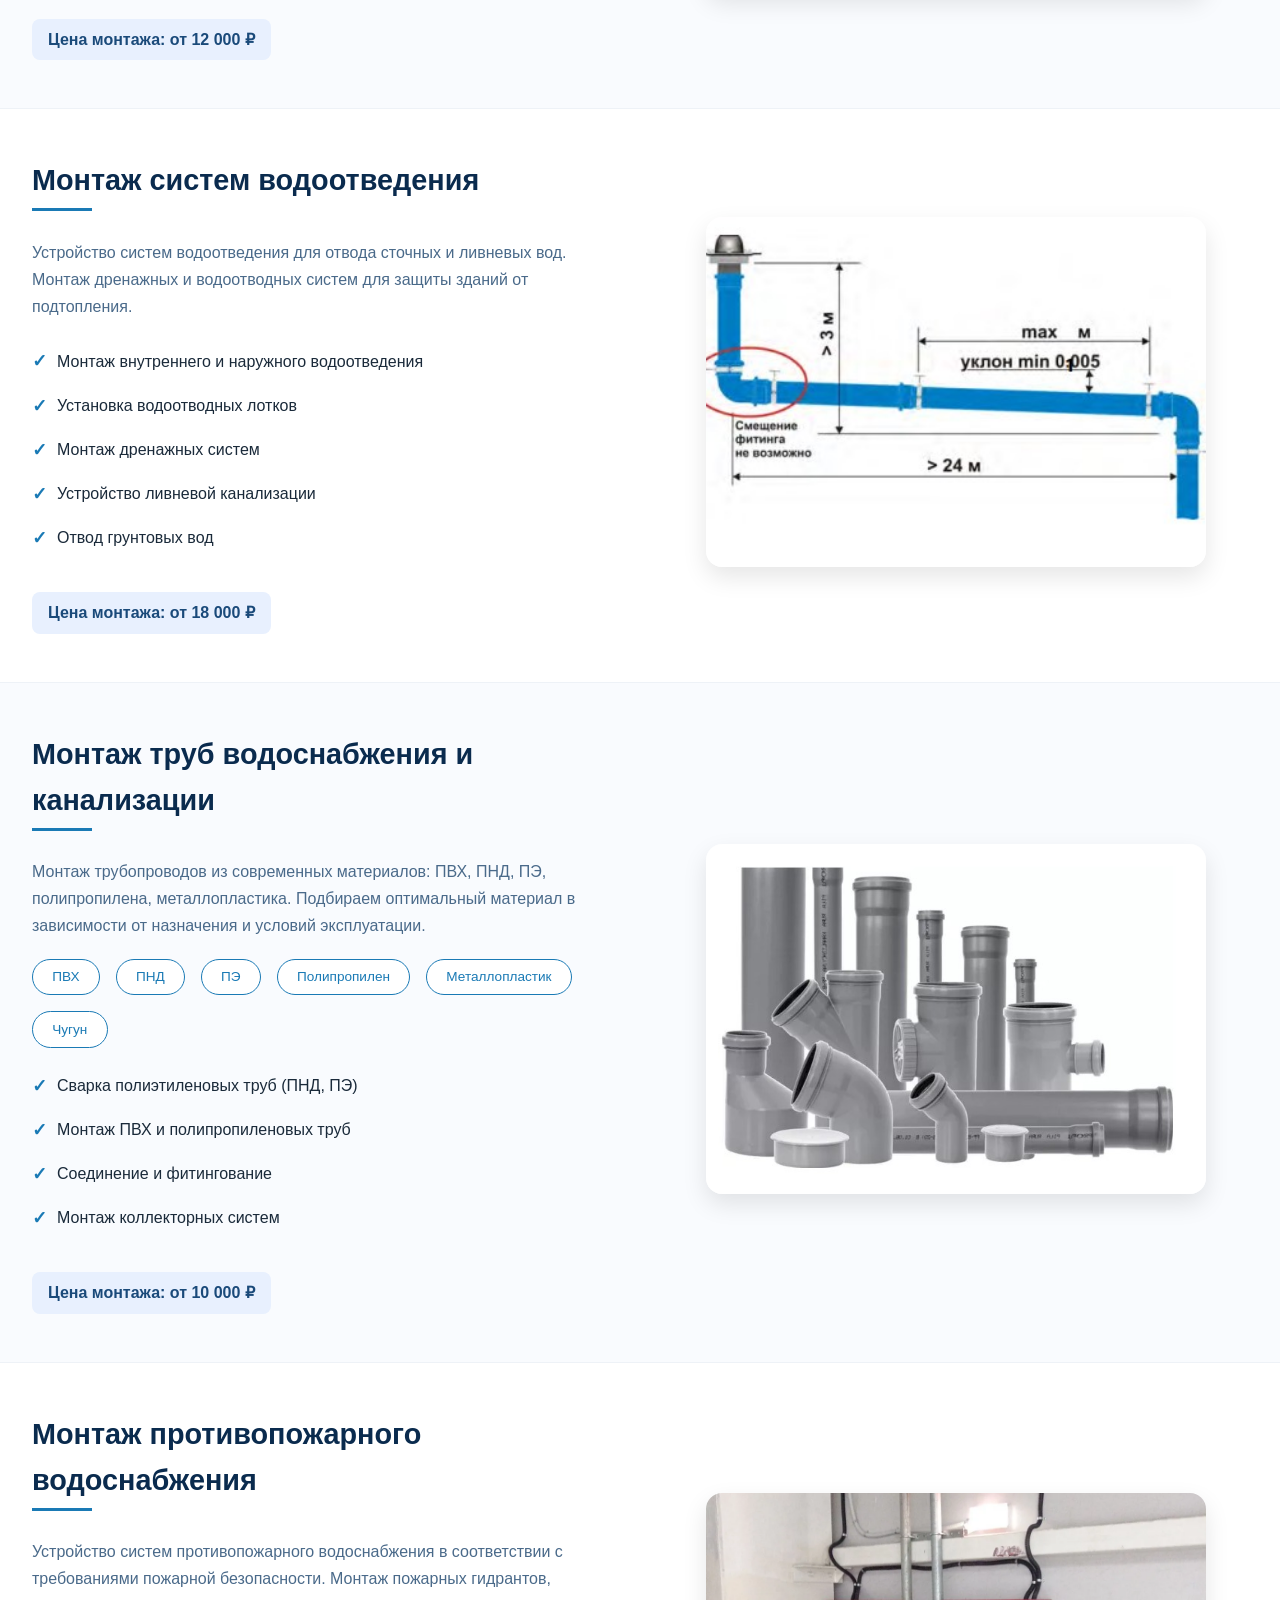
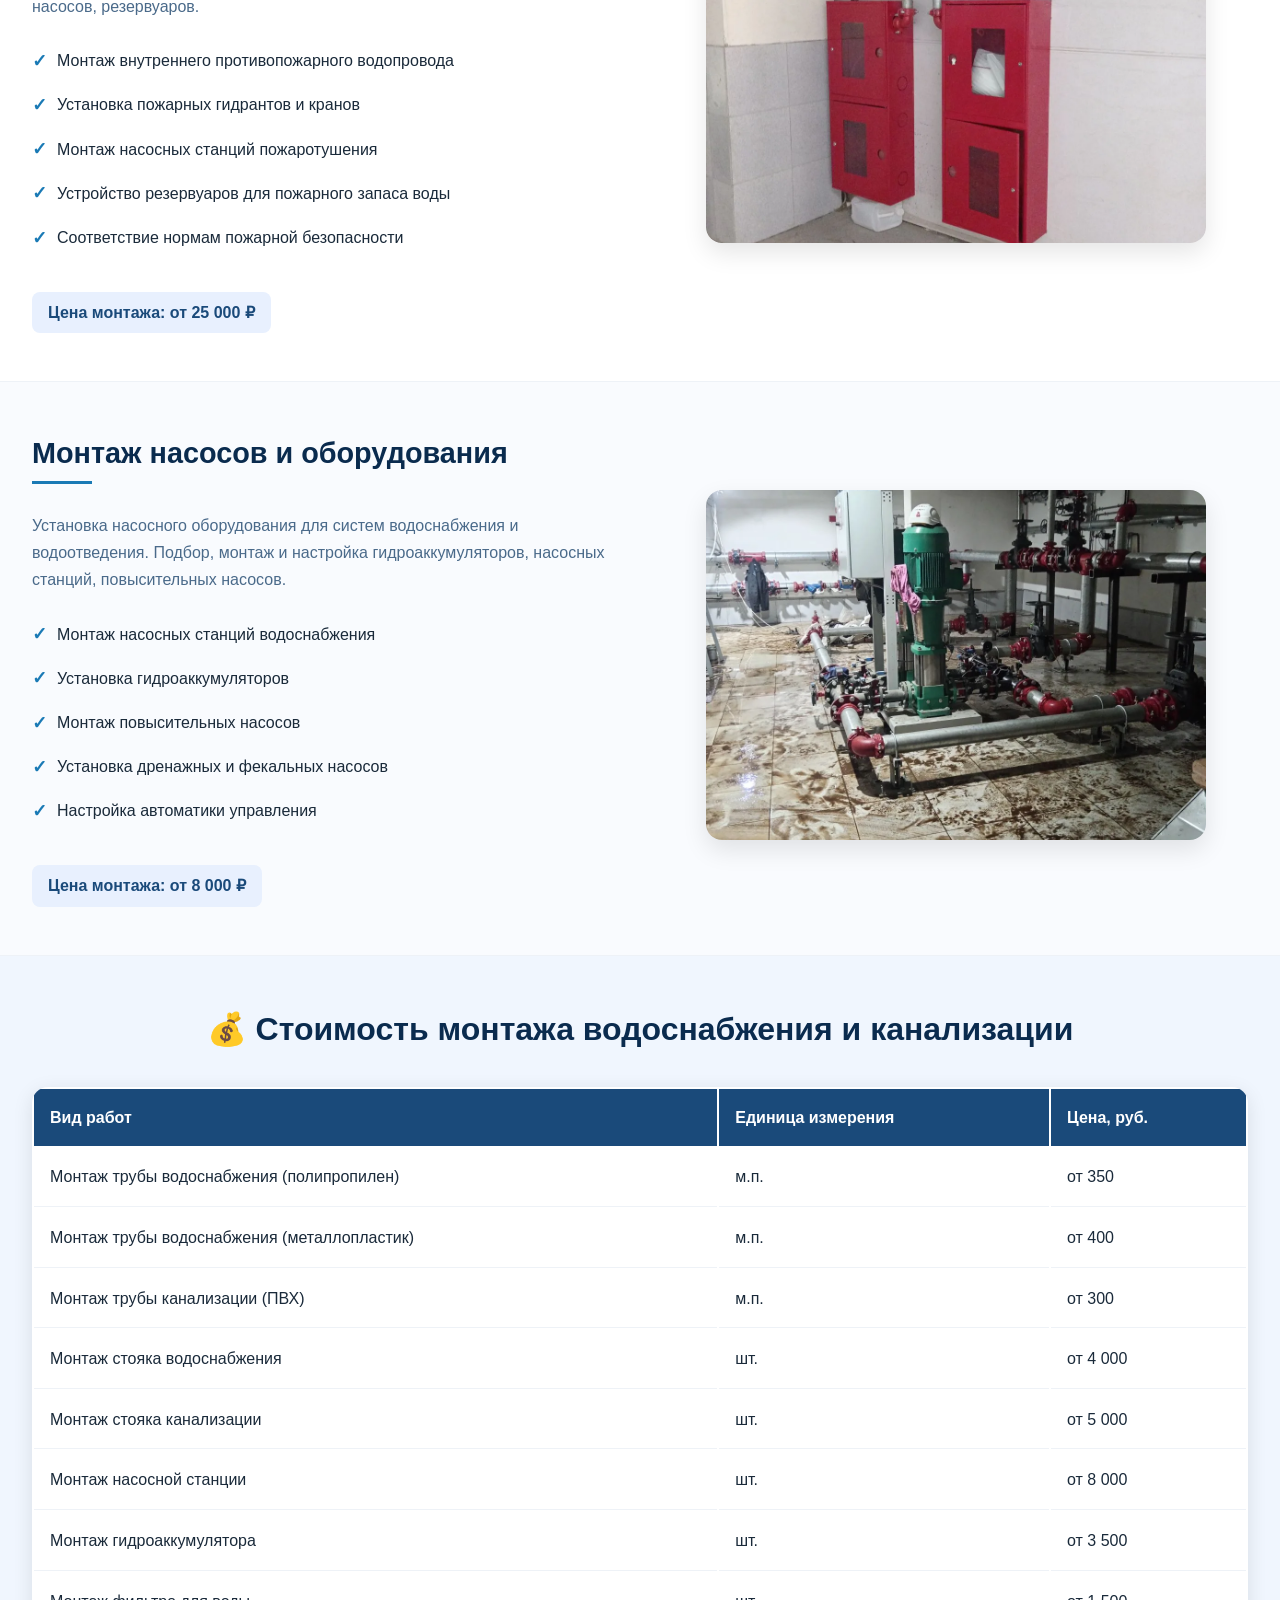
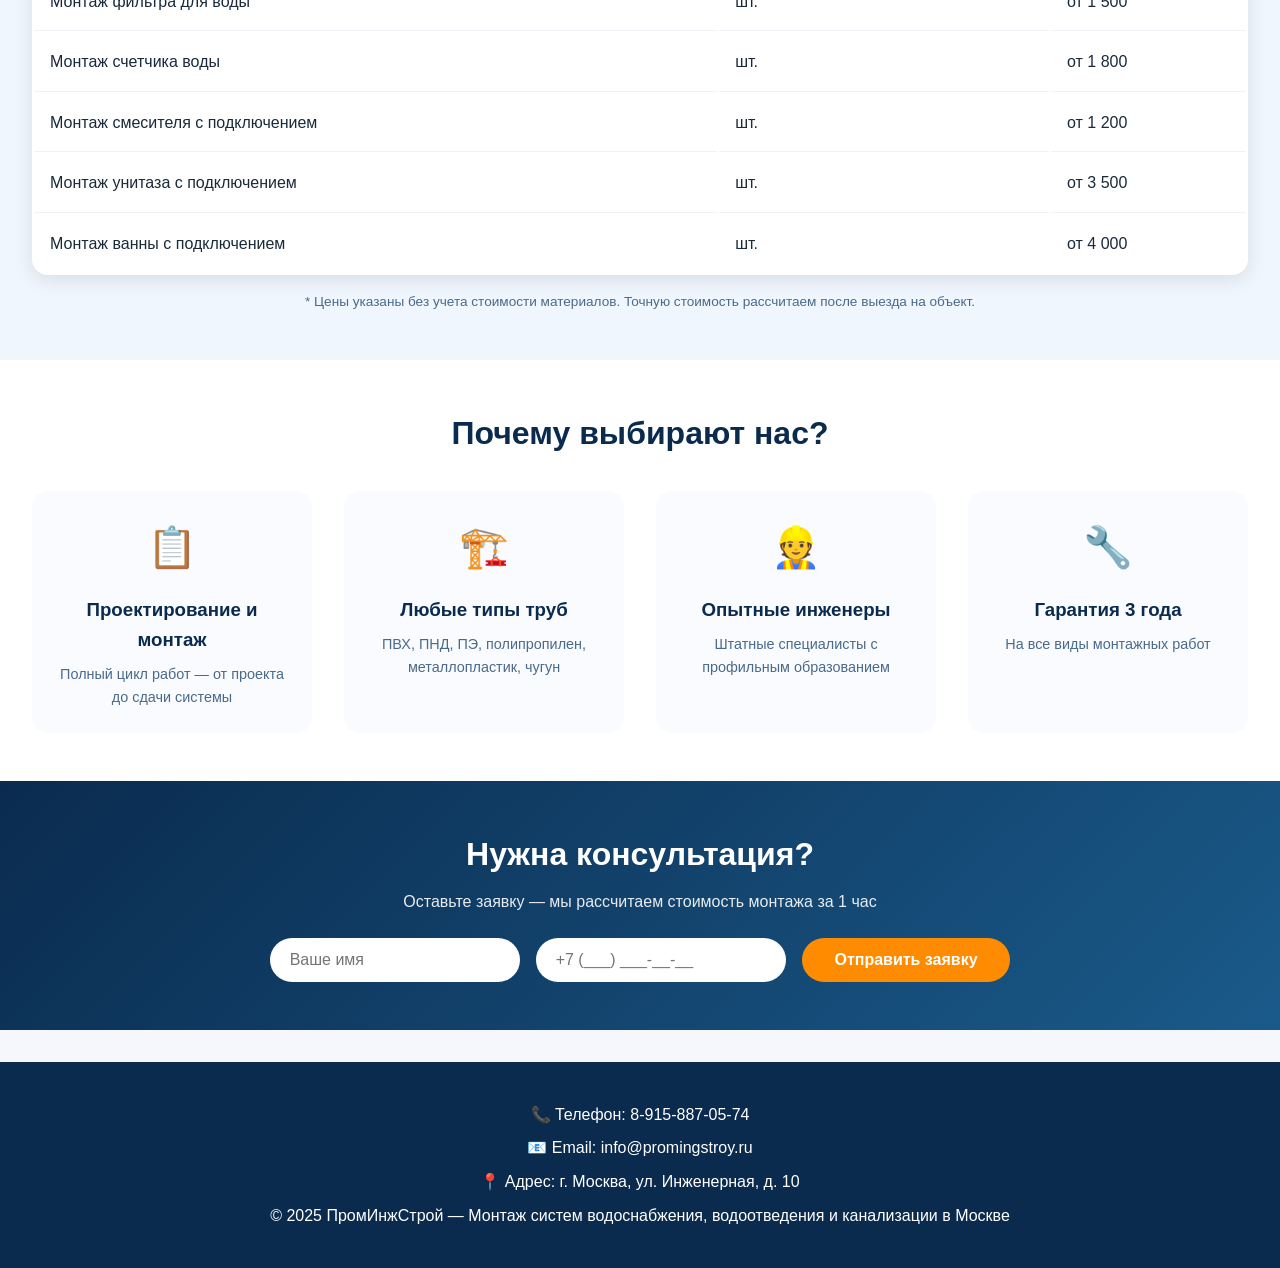
<file: pages/water-supply.html>
<!DOCTYPE html>
<html lang="ru">
<head>
    <meta charset="UTF-8">
    <meta name="viewport" content="width=device-width, initial-scale=1.0">
    <title>Монтаж водоснабжения и канализации в Москве | Под ключ | ПромИнжСтрой</title>
    <link rel="stylesheet" href="../css/style.css">
    <style>
        /* ===== Дополнительные стили для страницы водоснабжения ===== */
        
        .water-hero {
            background: linear-gradient(135deg, #0a2b4e 0%, #1a5a8a 100%);
            color: white;
            padding: 3rem 2rem;
            text-align: center;
        }

        .water-hero h1 {
            font-size: 2.5rem;
            margin-bottom: 1rem;
            color: white;
        }

        .water-hero p {
            font-size: 1.2rem;
            opacity: 0.9;
            max-width: 800px;
            margin: 0 auto;
        }

        .anchor-nav {
            background: white;
            padding: 1rem 2rem;
            position: sticky;
            top: 85px;
            z-index: 999;
            box-shadow: 0 4px 15px rgba(0,0,0,0.08);
            border-bottom: 1px solid #e8f0fe;
        }

        .anchor-nav-container {
            max-width: 1400px;
            margin: 0 auto;
            display: flex;
            justify-content: center;
            flex-wrap: wrap;
            gap: 0.8rem;
        }

        .anchor-link {
            background: #f0f6fe;
            color: #1a4a7a;
            padding: 0.6rem 1.2rem;
            border-radius: 40px;
            text-decoration: none;
            font-size: 0.9rem;
            font-weight: 500;
            transition: all 0.3s;
        }

        .anchor-link:hover {
            background: #1a7ab5;
            color: white;
            transform: translateY(-2px);
        }

        .water-section {
            padding: 3rem 2rem;
            background: white;
            border-bottom: 1px solid #eef2f7;
        }

        .water-section:nth-child(even) {
            background: #f9fbfe;
        }

        .water-container {
            max-width: 1400px;
            margin: 0 auto;
            display: flex;
            align-items: center;
            justify-content: space-between;
            gap: 3rem;
            flex-wrap: wrap;
        }

        .water-text {
            flex: 1;
            min-width: 280px;
        }

        .water-text h2 {
            color: #0a2b4e;
            font-size: 1.8rem;
            margin-bottom: 1rem;
            position: relative;
            display: inline-block;
        }

        .water-text h2:after {
            content: '';
            position: absolute;
            bottom: -8px;
            left: 0;
            width: 60px;
            height: 3px;
            background: #1a7ab5;
        }

        .water-text p {
            color: #4a6a8a;
            font-size: 1rem;
            line-height: 1.7;
            margin: 1.2rem 0;
        }

        .water-features {
            list-style: none;
            padding: 0;
            margin: 1rem 0;
        }

        .water-features li {
            padding: 0.5rem 0;
            color: #1a2a3a;
            display: flex;
            align-items: center;
            gap: 10px;
        }

        .water-features li:before {
            content: "✓";
            color: #1a7ab5;
            font-weight: bold;
            font-size: 1.1rem;
        }

        .price-badge {
            display: inline-block;
            background: #e8f0fe;
            color: #1a4a7a;
            padding: 0.5rem 1rem;
            border-radius: 8px;
            font-weight: bold;
            margin-top: 1rem;
        }

        .water-image {
            flex: 1;
            min-width: 280px;
            text-align: center;
        }

        .water-image img {
            width: 100%;
            max-width: 500px;
            height: 350px; /* Фиксированная высота */
            object-fit: cover; /* Обрезает изображение, сохраняя пропорции */
            border-radius: 16px;
            box-shadow: 0 10px 25px rgba(0,0,0,0.1);
            transition: transform 0.3s;
        }

        .water-image img:hover {
            transform: scale(1.02);
        }

        .pipe-types {
            display: flex;
            flex-wrap: wrap;
            gap: 1rem;
            margin-top: 1rem;
        }

        .pipe-tag {
            background: white;
            border: 1px solid #1a7ab5;
            color: #1a7ab5;
            padding: 0.4rem 1.2rem;
            border-radius: 30px;
            font-size: 0.85rem;
            font-weight: 500;
        }

        .pipe-tag:hover {
            background: #1a7ab5;
            color: white;
        }

        .price-table-section {
            background: #f0f6fe;
            padding: 3rem 2rem;
        }

        .price-table-container {
            max-width: 1400px;
            margin: 0 auto;
        }

        .price-table-container h2 {
            color: #0a2b4e;
            font-size: 2rem;
            text-align: center;
            margin-bottom: 2rem;
        }

        .price-table {
            width: 100%;
            background: white;
            border-radius: 16px;
            overflow: hidden;
            box-shadow: 0 5px 20px rgba(0,0,0,0.1);
        }

        .price-table th {
            background: #1a4a7a;
            color: white;
            padding: 1rem;
            text-align: left;
            font-weight: 600;
        }

        .price-table td {
            padding: 1rem;
            border-bottom: 1px solid #eef2f7;
            color: #1a2a3a;
        }

        .price-table tr:last-child td {
            border-bottom: none;
        }

        .price-table tr:hover {
            background: #f9fbfe;
        }

        .price-note {
            text-align: center;
            color: #4a6a8a;
            margin-top: 1rem;
            font-size: 0.85rem;
        }

        .advantages {
            padding: 3rem 2rem;
            background: white;
        }

        .advantages-container {
            max-width: 1400px;
            margin: 0 auto;
        }

        .advantages-container h2 {
            color: #0a2b4e;
            font-size: 2rem;
            text-align: center;
            margin-bottom: 2rem;
        }

        .advantages-grid {
            display: grid;
            grid-template-columns: repeat(auto-fit, minmax(250px, 1fr));
            gap: 2rem;
        }

        .advantage-card {
            text-align: center;
            padding: 1.5rem;
            background: #f9fbfe;
            border-radius: 16px;
            transition: all 0.3s;
        }

        .advantage-card:hover {
            transform: translateY(-5px);
            box-shadow: 0 10px 25px rgba(0,0,0,0.1);
        }

        .advantage-icon {
            font-size: 2.5rem;
            margin-bottom: 1rem;
        }

        .advantage-card h3 {
            color: #0a2b4e;
            margin-bottom: 0.5rem;
        }

        .advantage-card p {
            color: #4a6a8a;
            font-size: 0.9rem;
        }

        .callback {
            background: linear-gradient(135deg, #0a2b4e 0%, #1a5a8a 100%);
            padding: 3rem 2rem;
            color: white;
        }

        .callback-container {
            max-width: 800px;
            margin: 0 auto;
            text-align: center;
        }

        .callback-container h2 {
            font-size: 2rem;
            margin-bottom: 0.5rem;
        }

        .callback-container p {
            margin-bottom: 1.5rem;
            opacity: 0.9;
        }

        .callback-form {
            display: flex;
            flex-wrap: wrap;
            gap: 1rem;
            justify-content: center;
        }

        .callback-form input {
            padding: 0.8rem 1.2rem;
            border: none;
            border-radius: 40px;
            font-size: 1rem;
            width: 250px;
            outline: none;
        }

        .callback-form button {
            background: #ff8c00;
            color: white;
            border: none;
            padding: 0.8rem 2rem;
            border-radius: 40px;
            font-size: 1rem;
            font-weight: bold;
            cursor: pointer;
            transition: background 0.3s;
        }

        .callback-form button:hover {
            background: #e07a00;
        }

        @media (max-width: 768px) {
            .water-hero h1 {
                font-size: 1.6rem;
            }
            
            .anchor-nav {
                top: 130px;
                overflow-x: auto;
                white-space: nowrap;
            }
            
            .anchor-link {
                white-space: nowrap;
            }
            
            .water-container {
                flex-direction: column;
                text-align: center;
            }
            
            .water-text h2:after {
                left: 50%;
                transform: translateX(-50%);
            }
            
            .water-text h2 {
                display: block;
                text-align: center;
            }
            
            .water-features li {
                justify-content: center;
            }
            
            .callback-form {
                flex-direction: column;
                align-items: center;
            }
            
            .callback-form input {
                width: 100%;
                max-width: 300px;
            }
            
            .price-table {
                font-size: 0.85rem;
            }
            
            .price-table th, .price-table td {
                padding: 0.5rem;
            }
        }
    </style>
</head>
<body>

    <!-- Шапка -->
    <header class="header">
        <div class="nav-container">
            <a href="../index.html" class="logo">
                <div class="logo-icon">ПИС</div>
                <span>ПромИнжСтрой</span>
            </a>
            <div class="nav-links">
                <a href="../index.html" class="nav-btn">Главная</a>
                <div class="dropdown">
                    <button class="nav-btn">Услуги ▼</button>
                    <div class="dropdown-content">
                        <a href="ventilation.html">Монтаж систем вентиляции</a>
                        <a href="conditioning.html">Монтаж систем кондиционирования и холодоснабжения</a>
                        <a href="heating.html">Монтаж систем отопления и теплоснабжения</a>
                        <a href="water-supply.html">Монтаж водоснабжения, водоотведения и канализации</a>
                        <a href="fire-suppression.html">Монтаж систем пожаротушения</a>
                        <a href="pipelines.html">Монтаж и сварочные работы технологических трубопроводов</a>
                        <a href="cable-systems.html">Монтаж кабеленесущих систем</a>
                        <a href="installation-design.html">Монтажное проектирвоание</a>
                        <a href="production-section.html">Заготовительное производство</a>
                    </div>
                </div>
                <a href="../index.html#contacts" class="nav-btn">Контакты</a>
                <a href="../index.html#portfolio" class="nav-btn">Портфолио</a>
                <a href="tel:+79158870574" class="nav-btn phone-link">📞 8-915-887-05-74</a>
            </div>
        </div>
    </header>

    <main class="main-content">

        <!-- ===== ГЕРОЙ-БЛОК ===== -->
        <div class="water-hero">
            <h1>Монтаж систем водоснабжения, водоотведения и канализации в Москве</h1>
            <p>Профессиональный монтаж систем водоснабжения, канализации и водоотведения под ключ. Гарантия 3 года.</p>
        </div>

        <!-- ===== ЯКОРНАЯ НАВИГАЦИЯ ===== -->
        <div class="anchor-nav">
            <div class="anchor-nav-container">
                <a href="#vodosnabzhenie" class="anchor-link">💧 Горячее и холодное водоснабжение</a>
                <a href="#kanalizatsiya" class="anchor-link">🚽 Монтаж канализации</a>
                <a href="#vodootvedenie" class="anchor-link">🌊 Монтаж водоотведения</a>
                <a href="#truby" class="anchor-link">🔧 Трубы (ПВХ, ПНД, ПЭ)</a>
                <a href="#pozharnoe" class="anchor-link">🧯 Противопожарное водоснабжение</a>
                <a href="#nasosy" class="anchor-link">⚙️ Насосы и оборудование</a>
                <a href="#ceny" class="anchor-link">💰 Стоимость работ</a>
            </div>
        </div>

        <!-- ===== БЛОК 1: ГОРЯЧЕЕ И ХОЛОДНОЕ ВОДОСНАБЖЕНИЕ ===== -->
        <div id="vodosnabzhenie" class="water-section">
            <div class="water-container">
                <div class="water-text">
                    <h2>Монтаж систем горячего и холодного водоснабжения</h2>
                    <p>Проектирование и монтаж систем холодного и горячего водоснабжения для жилых, коммерческих и промышленных объектов. Обеспечиваем бесперебойную подачу воды с соблюдением всех санитарных норм.</p>
                    <ul class="water-features">
                        <li>Монтаж стояков и разводки водоснабжения</li>
                        <li>Установка счетчиков и фильтров</li>
                        <li>Подключение сантехнического оборудования</li>
                        <li>Гидравлические испытания системы</li>
                        <li>Гарантия на все виды работ</li>
                    </ul>
                    <div class="price-badge">Цена монтажа: от 15 000 ₽</div>
                </div>
                <div class="water-image">
                    <img src="../images/IMG_20260617_153409.webp" alt="Монтаж водоснабжения" onerror="this.src='https://placehold.co/500x400/1a7ab5/white?text=Монтаж+водоснабжения'">
                </div>
            </div>
        </div>

        <!-- ===== БЛОК 2: КАНАЛИЗАЦИЯ ===== -->
        <div id="kanalizatsiya" class="water-section">
            <div class="water-container">
                <div class="water-text">
                    <h2>Монтаж систем канализации</h2>
                    <p>Профессиональный монтаж внутренней и наружной канализации. Устанавливаем стояки, лежаки, отводы, подключаем сантехнику. Работаем с пластиковыми, чугунными и ПВХ трубами.</p>
                    <ul class="water-features">
                        <li>Монтаж стояков и лежаков канализации</li>
                        <li>Установка пластиковой и чугунной канализации</li>
                        <li>Монтаж ливневой канализации</li>
                        <li>Подключение сантехники</li>
                        <li>Устройство септиков и автономной канализации</li>
                    </ul>
                    <div class="price-badge">Цена монтажа: от 12 000 ₽</div>
                </div>
                <div class="water-image">
                    <img src="../images/kanalizac_01.jpg" alt="Монтаж канализации" onerror="this.src='https://placehold.co/500x400/1a7ab5/white?text=Монтаж+канализации'">
                </div>
            </div>
        </div>

        <!-- ===== БЛОК 3: ВОДООТВЕДЕНИЕ ===== -->
        <div id="vodootvedenie" class="water-section">
            <div class="water-container">
                <div class="water-text">
                    <h2>Монтаж систем водоотведения</h2>
                    <p>Устройство систем водоотведения для отвода сточных и ливневых вод. Монтаж дренажных и водоотводных систем для защиты зданий от подтопления.</p>
                    <ul class="water-features">
                        <li>Монтаж внутреннего и наружного водоотведения</li>
                        <li>Установка водоотводных лотков</li>
                        <li>Монтаж дренажных систем</li>
                        <li>Устройство ливневой канализации</li>
                        <li>Отвод грунтовых вод</li>
                    </ul>
                    <div class="price-badge">Цена монтажа: от 18 000 ₽</div>
                </div>
                <div class="water-image">
                    <img src="../images/kanalizac_02.jpg" alt="Монтаж водоотведения" onerror="this.src='https://placehold.co/500x400/1a7ab5/white?text=Монтаж+водоотведения'">
                </div>
            </div>
        </div>

        <!-- ===== БЛОК 4: ТРУБЫ ===== -->
        <div id="truby" class="water-section">
            <div class="water-container">
                <div class="water-text">
                    <h2>Монтаж труб водоснабжения и канализации</h2>
                    <p>Монтаж трубопроводов из современных материалов: ПВХ, ПНД, ПЭ, полипропилена, металлопластика. Подбираем оптимальный материал в зависимости от назначения и условий эксплуатации.</p>
                    <div class="pipe-types">
                        <span class="pipe-tag">ПВХ</span>
                        <span class="pipe-tag">ПНД</span>
                        <span class="pipe-tag">ПЭ</span>
                        <span class="pipe-tag">Полипропилен</span>
                        <span class="pipe-tag">Металлопластик</span>
                        <span class="pipe-tag">Чугун</span>
                    </div>
                    <ul class="water-features">
                        <li>Сварка полиэтиленовых труб (ПНД, ПЭ)</li>
                        <li>Монтаж ПВХ и полипропиленовых труб</li>
                        <li>Соединение и фитингование</li>
                        <li>Монтаж коллекторных систем</li>
                    </ul>
                    <div class="price-badge">Цена монтажа: от 10 000 ₽</div>
                </div>
                <div class="water-image">
                    <img src="../images/kanalizac_03.jpg" alt="Монтаж труб" onerror="this.src='https://placehold.co/500x400/1a7ab5/white?text=Монтаж+труб'">
                </div>
            </div>
        </div>

        <!-- ===== БЛОК 5: ПРОТИВОПОЖАРНОЕ ===== -->
        <div id="pozharnoe" class="water-section">
            <div class="water-container">
                <div class="water-text">
                    <h2>Монтаж противопожарного водоснабжения</h2>
                    <p>Устройство систем противопожарного водоснабжения в соответствии с требованиями пожарной безопасности. Монтаж пожарных гидрантов, насосов, резервуаров.</p>
                    <ul class="water-features">
                        <li>Монтаж внутреннего противопожарного водопровода</li>
                        <li>Установка пожарных гидрантов и кранов</li>
                        <li>Монтаж насосных станций пожаротушения</li>
                        <li>Устройство резервуаров для пожарного запаса воды</li>
                        <li>Соответствие нормам пожарной безопасности</li>
                    </ul>
                    <div class="price-badge">Цена монтажа: от 25 000 ₽</div>
                </div>
                <div class="water-image">
                    <img src="../images/IMG_20260614_105303.webp" alt="Противопожарное водоснабжение" onerror="this.src='https://placehold.co/500x400/1a7ab5/white?text=Противопожарное+водоснабжение'">
                </div>
            </div>
        </div>

        <!-- ===== БЛОК 6: НАСОСЫ ===== -->
        <div id="nasosy" class="water-section">
            <div class="water-container">
                <div class="water-text">
                    <h2>Монтаж насосов и оборудования</h2>
                    <p>Установка насосного оборудования для систем водоснабжения и водоотведения. Подбор, монтаж и настройка гидроаккумуляторов, насосных станций, повысительных насосов.</p>
                    <ul class="water-features">
                        <li>Монтаж насосных станций водоснабжения</li>
                        <li>Установка гидроаккумуляторов</li>
                        <li>Монтаж повысительных насосов</li>
                        <li>Установка дренажных и фекальных насосов</li>
                        <li>Настройка автоматики управления</li>
                    </ul>
                    <div class="price-badge">Цена монтажа: от 8 000 ₽</div>
                </div>
                <div class="water-image">
                    <img src="../images/IMG_20260617_153416.webp" alt="Монтаж насосов" onerror="this.src='https://placehold.co/500x400/1a7ab5/white?text=Монтаж+насосов'">
                </div>
            </div>
        </div>

        <!-- ===== БЛОК 7: ТАБЛИЦА ЦЕН ===== -->
        <div id="ceny" class="price-table-section">
            <div class="price-table-container">
                <h2>💰 Стоимость монтажа водоснабжения и канализации</h2>
                <table class="price-table">
                    <thead>
                        <tr><th>Вид работ</th><th>Единица измерения</th><th>Цена, руб.</th></tr>
                    </thead>
                    <tbody>
                        <tr><td>Монтаж трубы водоснабжения (полипропилен)</td><td>м.п.</td><td>от 350</td></tr>
                        <tr><td>Монтаж трубы водоснабжения (металлопластик)</td><td>м.п.</td><td>от 400</td></tr>
                        <tr><td>Монтаж трубы канализации (ПВХ)</td><td>м.п.</td><td>от 300</td></tr>
                        <tr><td>Монтаж стояка водоснабжения</td><td>шт.</td><td>от 4 000</td></tr>
                        <tr><td>Монтаж стояка канализации</td><td>шт.</td><td>от 5 000</td></tr>
                        <tr><td>Монтаж насосной станции</td><td>шт.</td><td>от 8 000</td></tr>
                        <tr><td>Монтаж гидроаккумулятора</td><td>шт.</td><td>от 3 500</td></tr>
                        <tr><td>Монтаж фильтра для воды</td><td>шт.</td><td>от 1 500</td></tr>
                        <tr><td>Монтаж счетчика воды</td><td>шт.</td><td>от 1 800</td></tr>
                        <tr><td>Монтаж смесителя с подключением</td><td>шт.</td><td>от 1 200</td></tr>
                        <tr><td>Монтаж унитаза с подключением</td><td>шт.</td><td>от 3 500</td></tr>
                        <tr><td>Монтаж ванны с подключением</td><td>шт.</td><td>от 4 000</td></tr>
                    </tbody>
                </table>
                <div class="price-note">* Цены указаны без учета стоимости материалов. Точную стоимость рассчитаем после выезда на объект.</div>
            </div>
        </div>

        <!-- ===== ПРЕИМУЩЕСТВА ===== -->
        <div class="advantages">
            <div class="advantages-container">
                <h2>Почему выбирают нас?</h2>
                <div class="advantages-grid">
                    <div class="advantage-card">
                        <div class="advantage-icon">📋</div>
                        <h3>Проектирование и монтаж</h3>
                        <p>Полный цикл работ — от проекта до сдачи системы</p>
                    </div>
                    <div class="advantage-card">
                        <div class="advantage-icon">🏗️</div>
                        <h3>Любые типы труб</h3>
                        <p>ПВХ, ПНД, ПЭ, полипропилен, металлопластик, чугун</p>
                    </div>
                    <div class="advantage-card">
                        <div class="advantage-icon">👷</div>
                        <h3>Опытные инженеры</h3>
                        <p>Штатные специалисты с профильным образованием</p>
                    </div>
                    <div class="advantage-card">
                        <div class="advantage-icon">🔧</div>
                        <h3>Гарантия 3 года</h3>
                        <p>На все виды монтажных работ</p>
                    </div>
                </div>
            </div>
        </div>

        <!-- ===== ФОРМА ЗАЯВКИ ===== -->
        <div class="callback">
            <div class="callback-container">
                <h2>Нужна консультация?</h2>
                <p>Оставьте заявку — мы рассчитаем стоимость монтажа за 1 час</p>
                <form class="callback-form">
                    <input type="text" placeholder="Ваше имя" required>
                    <input type="tel" placeholder="+7 (___) ___-__-__" required>
                    <button type="submit">Отправить заявку</button>
                </form>
            </div>
        </div>

    </main>

    <!-- ===== ФУТЕР ===== -->
    <footer class="footer" id="contacts">
        <p>📞 Телефон: <a href="tel:+79158870574" style="color: white; text-decoration: none;">8-915-887-05-74</a></p>
        <p>📧 Email: info@promingstroy.ru</p>
        <p>📍 Адрес: г. Москва, ул. Инженерная, д. 10</p>
        <p>© 2025 ПромИнжСтрой — Монтаж систем водоснабжения, водоотведения и канализации в Москве</p>
    </footer>

    <script src="../js/script.js"></script>
</body>
</html>
</file>
<file: css/style.css>
* {
    margin: 0;
    padding: 0;
    box-sizing: border-box;
}

body {
    font-family: 'Segoe UI', Tahoma, Geneva, Verdana, sans-serif;
    background: #f5f7fc;
    color: #1a2a3a;
    line-height: 1.6;
}

/* ========== ШАПКА (белая, фиксированная) ========== */
.header {
    position: fixed;
    top: 0;
    left: 0;
    width: 100%;
    background: white;
    box-shadow: 0 2px 15px rgba(0,0,0,0.08);
    z-index: 1000;
    padding: 0.8rem 2rem;
}

.nav-container {
    max-width: 1400px;
    margin: 0 auto;
    display: flex;
    justify-content: space-between;
    align-items: center;
    flex-wrap: wrap;
    gap: 1rem;
}

/* Логотип и название */
.logo {
    display: flex;
    align-items: center;
    gap: 10px;
    text-decoration: none;
    color: #1a4a7a;
    font-size: 1.4rem;
    font-weight: bold;
}

.logo-icon {
    width: 40px;
    height: 40px;
    background: linear-gradient(135deg, #1a4a7a, #0a2b4e);
    border-radius: 10px;
    display: flex;
    align-items: center;
    justify-content: center;
    color: white;
    font-weight: bold;
    font-size: 1.2rem;
}

.logo span {
    color: #1a4a7a;
}

/* Навигация */
.nav-links {
    display: flex;
    align-items: center;
    gap: 1.5rem;
    flex-wrap: wrap;
}

.nav-btn {
    background: transparent;
    color: #1a4a7a;
    border: none;
    padding: 0.5rem 0.8rem;
    font-size: 1rem;
    cursor: pointer;
    transition: 0.3s;
    border-radius: 5px;
    text-decoration: none;
    display: inline-block;
    font-weight: 500;
}

.nav-btn:hover {
    background: #e8f0fe;
    color: #0a2b4e;
}

/* Телефон в шапке */
.phone-link {
    background: #1a4a7a;
    color: white !important;
    padding: 0.5rem 1.2rem;
    border-radius: 30px;
    font-weight: bold;
}

.phone-link:hover {
    background: #0a2b4e;
    transform: scale(1.02);
}

/* Выпадающий список */
.dropdown {
    position: relative;
    display: inline-block;
}

.dropdown::after {
    content: '';
    position: absolute;
    bottom: -8px;
    left: 0;
    width: 100%;
    height: 8px;
    background: transparent;
}

.dropdown-content {
    display: none;
    position: absolute;
    background: white;
    min-width: 320px;
    box-shadow: 0 8px 20px rgba(0,0,0,0.15);
    z-index: 1001;
    border-radius: 12px;
    overflow: hidden;
    top: 100%;
    left: 0;
    margin-top: 0;
    padding-top: 8px;
}

.dropdown-content a {
    color: #1a2a3a;
    padding: 12px 18px;
    text-decoration: none;
    display: block;
    transition: 0.3s;
    border-bottom: 1px solid #eef2f7;
    font-size: 0.95rem;
}

.dropdown-content a:hover {
    background: #e8f0fe;
    color: #1a4a7a;
    padding-left: 24px;
}

.dropdown:hover .dropdown-content {
    display: block;
}

/* ========== ОСНОВНОЙ КОНТЕНТ (отступ под шапку) ========== */
.main-content {
    margin-top: 85px;
}

/* ========== ГЕРО-БЛОК (синий фон, картинка справа) ========== */
.hero {
    background: linear-gradient(135deg, #0a2b4e 0%, #1a5a8a 100%);
    color: white;
    padding: 3rem 2rem;
}

.hero-container {
    max-width: 1400px;
    margin: 0 auto;
    display: flex;
    align-items: center;
    justify-content: space-between;
    gap: 3rem;
    flex-wrap: wrap;
}

.hero-text {
    flex: 1;
    min-width: 280px;
}

.hero-text h1 {
    font-size: 3rem;
    font-weight: 700;
    margin-bottom: 1.5rem;
    border-left: none;
    padding-left: 0;
    color: white;
    text-align: center;
}

.hero-subtitle {
    font-size: 1rem;
    font-weight: 700;
    opacity: 0.8;
    margin-top: 1rem;
    margin-bottom: 1.5rem;
    padding-top: 1rem;
    border-top: 2px solid rgba(255,255,255,0.3);
    border-bottom: 2px solid rgba(255,255,255,0.3);
    display: block;
    text-align: center;
}

.hero-image {
    flex: 1;
    min-width: 280px;
    text-align: center;
}

.hero-image img {
    max-width: 100%;
    height: auto;
    border-radius: 20px;
    box-shadow: 0 10px 30px rgba(0,0,0,0.2);
}

/* ========== СПИСОК МОНТАЖНОГО ПРОЕКТА ========== */
.montajnoe-proekt-list {
    list-style: none;
    padding: 0;
    margin: 0;
}

.montajnoe-proekt-list li {
    background: rgba(255,255,255,0.85);
    padding: 0.8rem 1.2rem;
    border-radius: 40px;
    color: #1a4a7a;
    font-size: 1rem;
    display: flex;
    align-items: center;
    gap: 8px;
    margin-bottom: 0.8rem;
}

.montajnoe-proekt-list li:before {
    content: "✓";
    color: #7bc5f9;
    font-weight: bold;
    font-size: 1.1rem;
}

/* ========== БЛОК УСЛУГ (карточки с фоновыми картинками) ========== */
.services-section {
    max-width: 1400px;
    margin: 3rem auto;
    padding: 0 2rem;
}

.section-title {
    font-size: 2rem;
    color: #0a2b4e;
    margin-bottom: 2rem;
    text-align: center;
}

/* ===== ТРИ КОЛОНКИ ===== */
.services-grid {
    display: grid;
    grid-template-columns: repeat(3, 1fr);
    gap: 1.8rem;
}

/* ===== КАРТОЧКИ С ФОНОВЫМИ КАРТИНКАМИ ===== */
.service-card {
    position: relative;
    background-size: cover;
    background-position: center;
    background-repeat: no-repeat;
    border-radius: 16px;
    min-height: 280px;
    overflow: hidden;
    transition: transform 0.3s, box-shadow 0.3s;
    box-shadow: 0 5px 15px rgba(0,0,0,0.08);
}

.service-card:hover {
    transform: translateY(-5px);
    box-shadow: 0 15px 30px rgba(0,0,0,0.2);
}

/* Затемнение снизу */
.service-card-overlay {
    position: absolute;
    bottom: 0;
    left: 0;
    right: 0;
    padding: 1.8rem 1.5rem 1.5rem;
    background: linear-gradient(to top, rgba(10, 43, 78, 0.92) 0%, rgba(10, 43, 78, 0.3) 70%, transparent 100%);
    display: flex;
    flex-direction: column;
    justify-content: flex-end;
    min-height: 280px;
}

.service-card-overlay h3 {
    color: white;
    font-size: 1.2rem;
    margin-bottom: 0.8rem;
    text-shadow: 0 2px 8px rgba(0,0,0,0.3);
    line-height: 1.3;
}

.service-card-overlay .service-link {
    display: inline-block;
    padding: 0.5rem 1.2rem;
    background: #ff8c00;
    color: white;
    text-decoration: none;
    border-radius: 30px;
    font-weight: 500;
    font-size: 0.9rem;
    transition: background 0.3s, transform 0.3s;
    align-self: flex-start;
    border: none;
    cursor: pointer;
}

.service-card-overlay .service-link:hover {
    background: #e07a00;
    transform: scale(1.05);
}

/* ===== АДАПТИВНОСТЬ ===== */

/* Планшеты: 2 колонки */
@media (max-width: 1024px) {
    .services-grid {
        grid-template-columns: repeat(2, 1fr);
        gap: 1.5rem;
    }
}

/* Телефоны: 1 колонка */
@media (max-width: 768px) {
    .services-grid {
        grid-template-columns: 1fr;
        gap: 1.2rem;
    }
    
    .service-card {
        min-height: 220px;
    }
    
    .service-card-overlay {
        min-height: 220px;
        padding: 1.2rem 1rem;
    }
    
    .service-card-overlay h3 {
        font-size: 1.1rem;
    }
}

@media (max-width: 480px) {
    .service-card {
        min-height: 180px;
    }
    
    .service-card-overlay {
        min-height: 180px;
        padding: 1rem;
    }
    
    .service-card-overlay h3 {
        font-size: 1rem;
    }
    
    .service-card-overlay .service-link {
        font-size: 0.8rem;
        padding: 0.4rem 1rem;
    }
}
/* ========== ФУТЕР ========== */
.footer {
    background: #0a2b4e;
    color: white;
    text-align: center;
    padding: 2rem;
    margin-top: 2rem;
}

.footer p {
    margin: 0.5rem 0;
}

.footer a {
    color: white;
    text-decoration: none;
}

/* ========== АДАПТИВНОСТЬ ========== */
@media (max-width: 1024px) {
    .hero-text h1 {
        font-size: 2rem;
    }
}

@media (max-width: 768px) {
    .header {
        padding: 0.8rem 1rem;
    }
    
    .nav-container {
        flex-direction: column;
        gap: 0.8rem;
    }
    
    .nav-links {
        justify-content: center;
        gap: 0.8rem;
        flex-wrap: wrap;
    }
    
    .main-content {
        margin-top: 130px;
    }
    
    .hero-container {
        flex-direction: column;
        text-align: center;
    }
    
    .hero-text h1 {
        font-size: 1.6rem;
    }
    
    .hero-subtitle {
        font-size: 0.9rem;
    }
    
    .section-title {
        font-size: 1.5rem;
    }
    
    .dropdown-content {
        position: static;
        display: none;
        width: 100%;
        box-shadow: none;
        border-radius: 8px;
        margin-top: 5px;
    }
    
    .dropdown:hover .dropdown-content {
        display: none;
    }
    
    .montajnoe-proekt-list li {
        border-radius: 12px;
        font-size: 0.85rem;
    }
}

@media (max-width: 480px) {
    .nav-links {
        flex-direction: column;
        width: 100%;
    }
    
    .nav-btn, .phone-link {
        width: 100%;
        text-align: center;
    }
    
    .main-content {
        margin-top: 200px;
    }
    
    .hero-text h1 {
        font-size: 1.3rem;
    }
}
</file>
